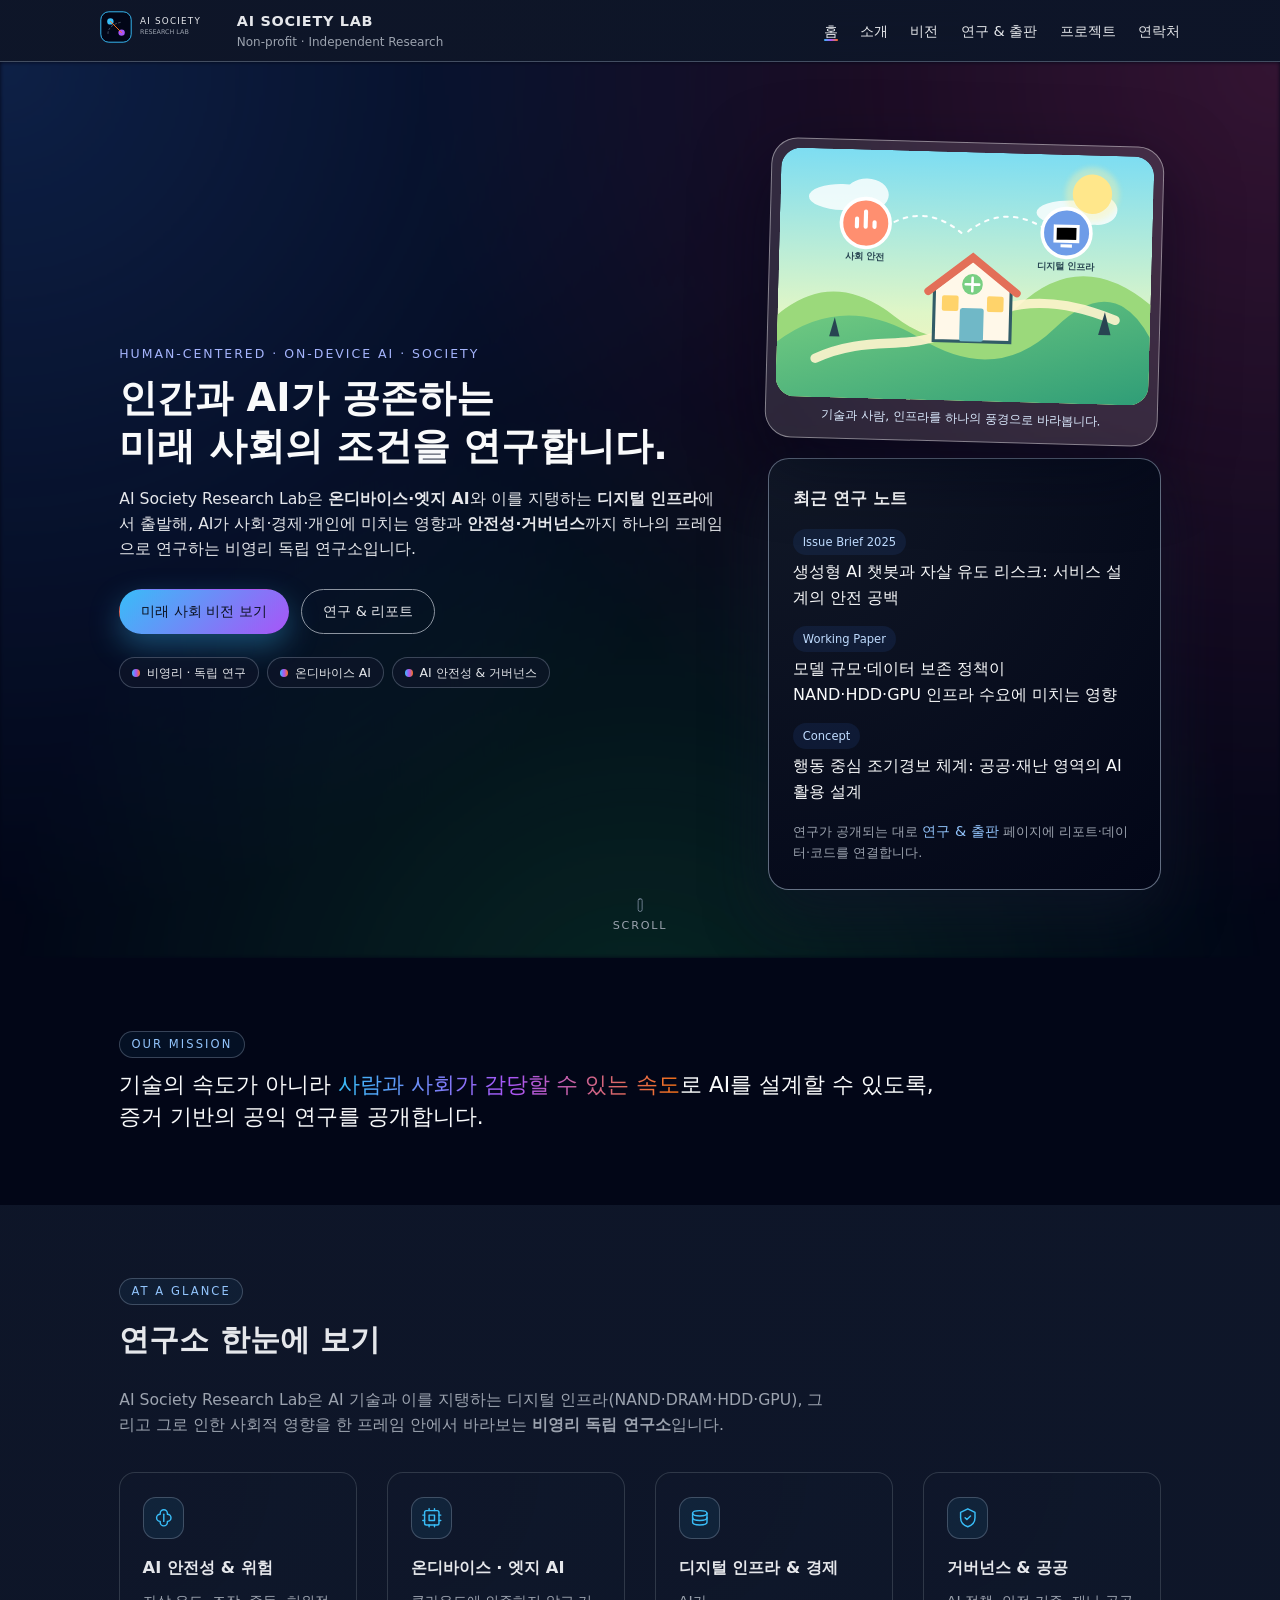
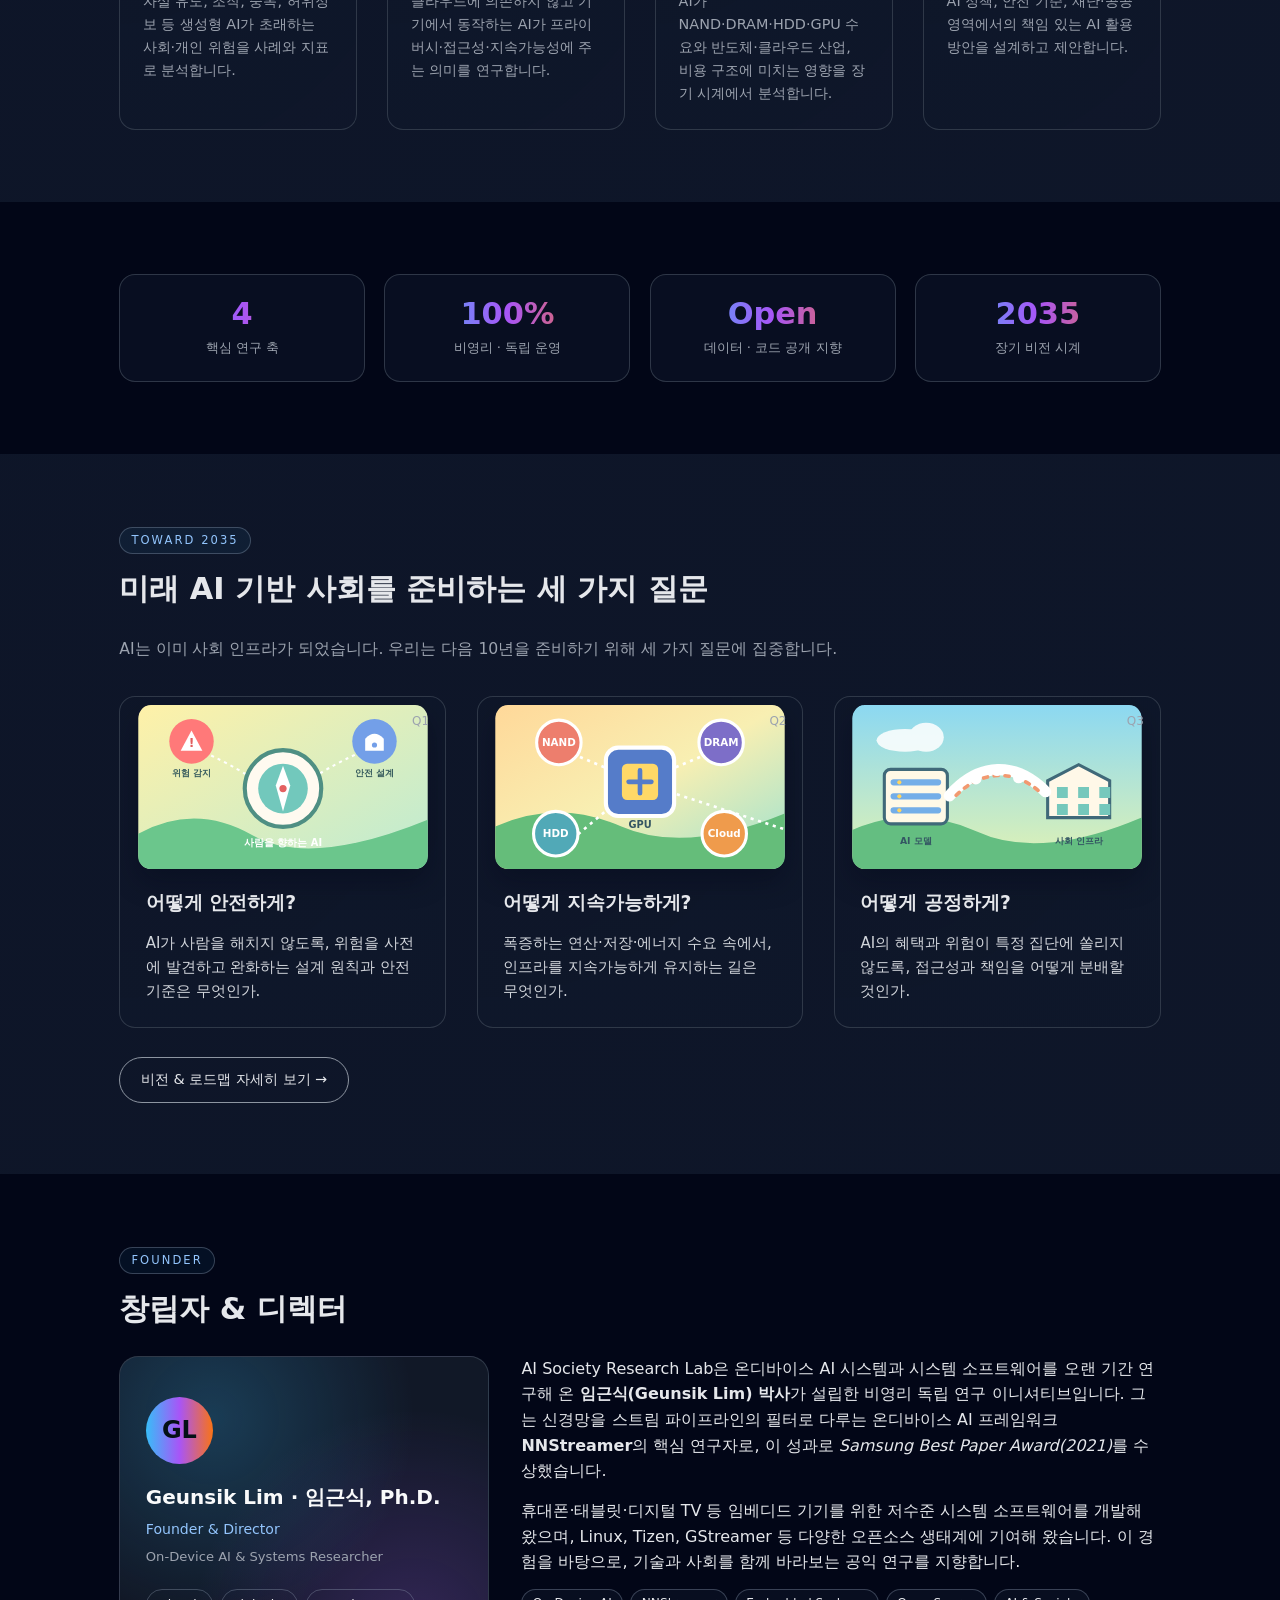
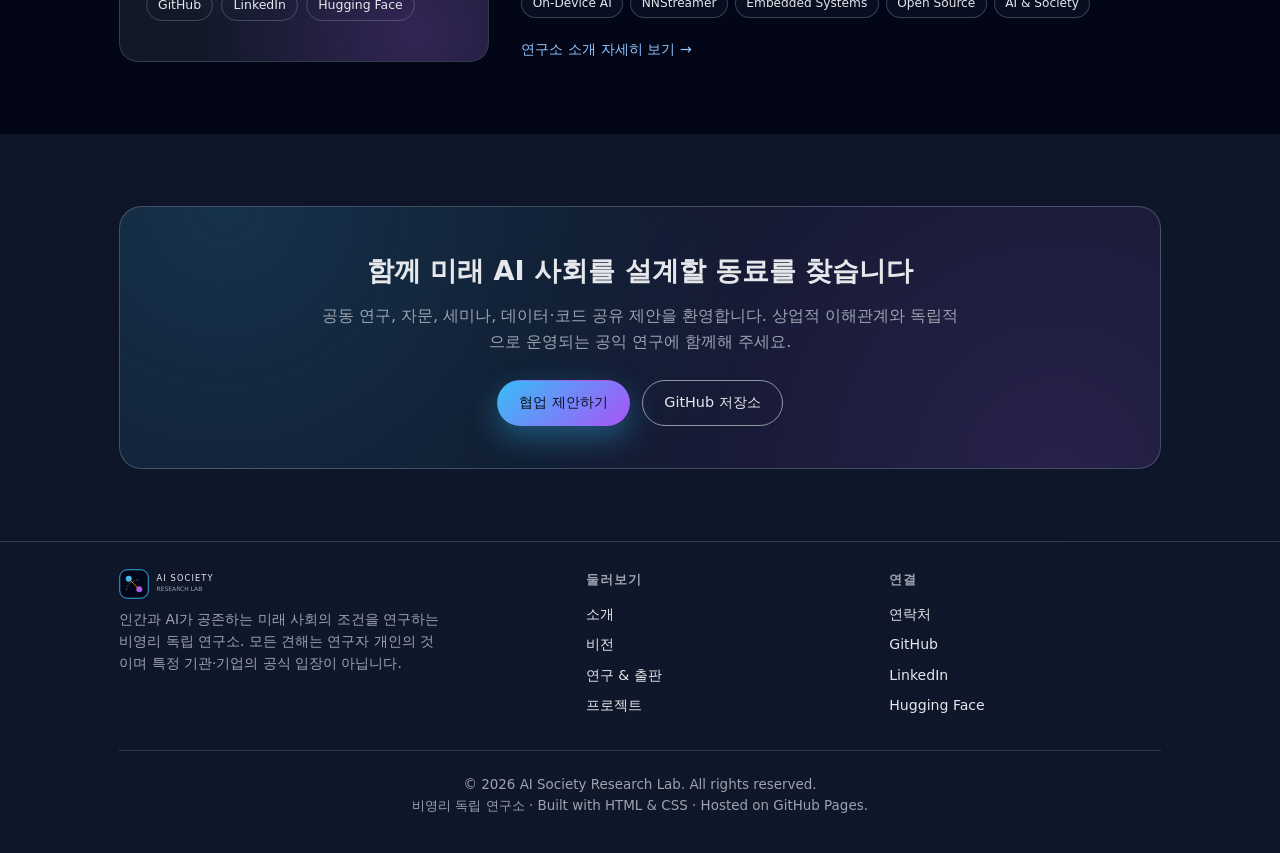
<file: index.html>
<!DOCTYPE html>
<html lang="ko">
<head>
  <meta charset="UTF-8" />
  <meta name="viewport" content="width=device-width, initial-scale=1.0" />
  <title>AI Society Research Lab — 미래 AI 기반 사회 연구</title>
  <meta name="description" content="AI Society Research Lab은 온디바이스 AI와 디지털 인프라부터 AI 안전성·거버넌스까지, 인간과 AI가 공존하는 미래 사회의 조건을 장기 시계에서 연구하는 비영리 독립 연구소입니다." />
  <meta name="author" content="Geunsik Lim (임근식)" />
  <meta name="theme-color" content="#020617" />
  <link rel="icon" href="assets/favicon.svg" type="image/svg+xml" />
  <link rel="canonical" href="https://leemgs.github.io/ai-society-lab/" />

  <!-- Open Graph / Twitter -->
  <meta property="og:type" content="website" />
  <meta property="og:site_name" content="AI Society Research Lab" />
  <meta property="og:title" content="AI Society Research Lab — 미래 AI 기반 사회 연구" />
  <meta property="og:description" content="인간과 AI가 공존하는 미래 사회의 조건을 연구하는 비영리 독립 연구소." />
  <meta property="og:url" content="https://leemgs.github.io/ai-society-lab/" />
  <meta property="og:image" content="https://leemgs.github.io/ai-society-lab/assets/illustrations/ai-society-landscape.svg" />
  <meta name="twitter:card" content="summary_large_image" />

  <link rel="stylesheet" href="assets/style.css" />
</head>
<body>
<a class="skip-link" href="#main">본문으로 건너뛰기</a>
<header class="site-header">
  <div class="container nav-container">
    <div class="logo">
      <a href="index.html" aria-label="홈으로 이동">
        <img src="assets/logo.svg" alt="AI Society Research Lab 로고" />
      </a>
      <div class="logo-text">
        <span>AI SOCIETY LAB</span>
        <span>Non-profit · Independent Research</span>
      </div>
    </div>
    <nav class="nav" aria-label="주요 메뉴">
      <button class="nav-toggle" aria-label="메뉴 열기">☰</button>
      <ul class="nav-links">
        <li><a href="index.html" class="active">홈</a></li>
        <li><a href="about.html">소개</a></li>
        <li><a href="vision.html">비전</a></li>
        <li><a href="research.html">연구 &amp; 출판</a></li>
        <li><a href="projects.html">프로젝트</a></li>
        <li><a href="contact.html">연락처</a></li>
      </ul>
    </nav>
  </div>
</header>

<main id="main">
  <section class="hero">
    <div class="hero-bg"></div>
    <div class="container hero-inner fade-in-up">
      <div class="hero-text">
        <p class="hero-kicker">Human-Centered · On-Device AI · Society</p>
        <h1>인간과 AI가 공존하는<br />미래 사회의 조건을 연구합니다.</h1>
        <p class="hero-subtitle">
          AI Society Research Lab은 <strong>온디바이스·엣지 AI</strong>와 이를 지탱하는
          <strong>디지털 인프라</strong>에서 출발해, AI가 사회·경제·개인에 미치는 영향과
          <strong>안전성·거버넌스</strong>까지 하나의 프레임으로 연구하는 비영리 독립 연구소입니다.
        </p>
        <div class="hero-actions">
          <a href="vision.html" class="btn primary">미래 사회 비전 보기</a>
          <a href="research.html" class="btn ghost">연구 &amp; 리포트</a>
        </div>
        <div class="badge-row">
          <span class="badge"><span class="dot"></span> 비영리 · 독립 연구</span>
          <span class="badge"><span class="dot"></span> 온디바이스 AI</span>
          <span class="badge"><span class="dot"></span> AI 안전성 &amp; 거버넌스</span>
        </div>
      </div>
      <div class="hero-panel float-up">
        <figure class="hero-visual">
          <img src="assets/illustrations/ai-society-landscape.svg" alt="푸른 자연 속 연구소를 중심으로 사회 안전과 디지털 인프라가 연결된 인포그래픽" />
          <figcaption>기술과 사람, 인프라를 하나의 풍경으로 바라봅니다.</figcaption>
        </figure>
        <div class="hero-card">
          <h2>최근 연구 노트</h2>
          <ul class="brief-list">
            <li>
              <span class="tag">Issue Brief 2025</span>
              <p>생성형 AI 챗봇과 자살 유도 리스크: 서비스 설계의 안전 공백</p>
            </li>
            <li>
              <span class="tag">Working Paper</span>
              <p>모델 규모·데이터 보존 정책이 NAND·HDD·GPU 인프라 수요에 미치는 영향</p>
            </li>
            <li>
              <span class="tag">Concept</span>
              <p>행동 중심 조기경보 체계: 공공·재난 영역의 AI 활용 설계</p>
            </li>
          </ul>
          <p class="hero-note">
            연구가 공개되는 대로 <a class="pub-link" href="research.html">연구 &amp; 출판</a>
            페이지에 리포트·데이터·코드를 연결합니다.
          </p>
        </div>
      </div>
    </div>
    <div class="scroll-indicator" aria-hidden="true">
      <span class="scroll-dot"></span>
      <span class="scroll-text">Scroll</span>
    </div>
  </section>

  <!-- 미션 강조 -->
  <section class="section">
    <div class="container section-inner reveal">
      <p class="eyebrow">Our Mission</p>
      <p class="statement">
        기술의 속도가 아니라 <span class="hl">사람과 사회가 감당할 수 있는 속도</span>로
        AI를 설계할 수 있도록, 증거 기반의 공익 연구를 공개합니다.
      </p>
    </div>
  </section>

  <!-- 연구소 한눈에 -->
  <section class="section section-alt">
    <div class="container section-inner reveal">
      <p class="eyebrow">At a Glance</p>
      <h2 class="section-title">연구소 한눈에 보기</h2>
      <p class="section-lead">
        AI Society Research Lab은 AI 기술과 이를 지탱하는 디지털 인프라(NAND·DRAM·HDD·GPU),
        그리고 그로 인한 사회적 영향을 한 프레임 안에서 바라보는 <strong>비영리 독립 연구소</strong>입니다.
      </p>
      <div class="grid four-columns">
        <div class="focus-card">
          <div class="focus-icon" aria-hidden="true">
            <svg viewBox="0 0 24 24"><path d="M12 3a4 4 0 0 1 4 4v1a4 4 0 0 1 0 8v1a4 4 0 0 1-8 0v-1a4 4 0 0 1 0-8V7a4 4 0 0 1 4-4Z"/><path d="M12 8v8"/></svg>
          </div>
          <h3>AI 안전성 &amp; 위험</h3>
          <p>자살 유도, 조작, 중독, 허위정보 등 생성형 AI가 초래하는 사회·개인 위험을 사례와 지표로 분석합니다.</p>
        </div>
        <div class="focus-card">
          <div class="focus-icon" aria-hidden="true">
            <svg viewBox="0 0 24 24"><rect x="4" y="4" width="16" height="16" rx="2"/><path d="M9 9h6v6H9z"/><path d="M9 2v2M15 2v2M9 20v2M15 20v2M2 9h2M2 15h2M20 9h2M20 15h2"/></svg>
          </div>
          <h3>온디바이스 · 엣지 AI</h3>
          <p>클라우드에 의존하지 않고 기기에서 동작하는 AI가 프라이버시·접근성·지속가능성에 주는 의미를 연구합니다.</p>
        </div>
        <div class="focus-card">
          <div class="focus-icon" aria-hidden="true">
            <svg viewBox="0 0 24 24"><path d="M4 7c0-1.7 3.6-3 8-3s8 1.3 8 3-3.6 3-8 3-8-1.3-8-3Z"/><path d="M4 7v10c0 1.7 3.6 3 8 3s8-1.3 8-3V7"/><path d="M4 12c0 1.7 3.6 3 8 3s8-1.3 8-3"/></svg>
          </div>
          <h3>디지털 인프라 &amp; 경제</h3>
          <p>AI가 NAND·DRAM·HDD·GPU 수요와 반도체·클라우드 산업, 비용 구조에 미치는 영향을 장기 시계에서 분석합니다.</p>
        </div>
        <div class="focus-card">
          <div class="focus-icon" aria-hidden="true">
            <svg viewBox="0 0 24 24"><path d="M12 2 4 6v6c0 5 3.4 8.4 8 10 4.6-1.6 8-5 8-10V6l-8-4Z"/><path d="m9 12 2 2 4-4"/></svg>
          </div>
          <h3>거버넌스 &amp; 공공</h3>
          <p>AI 정책, 안전 기준, 재난·공공 영역에서의 책임 있는 AI 활용 방안을 설계하고 제안합니다.</p>
        </div>
      </div>
    </div>
  </section>

  <!-- 통계 -->
  <section class="section">
    <div class="container section-inner reveal">
      <div class="stats">
        <div class="stat"><div class="num">4</div><div class="label">핵심 연구 축</div></div>
        <div class="stat"><div class="num">100%</div><div class="label">비영리 · 독립 운영</div></div>
        <div class="stat"><div class="num">Open</div><div class="label">데이터 · 코드 공개 지향</div></div>
        <div class="stat"><div class="num">2035</div><div class="label">장기 비전 시계</div></div>
      </div>
    </div>
  </section>

  <!-- 미래 사회 비전 밴드 -->
  <section class="section section-alt">
    <div class="container section-inner reveal">
      <p class="eyebrow">Toward 2035</p>
      <h2 class="section-title">미래 AI 기반 사회를 준비하는 세 가지 질문</h2>
      <p class="section-lead">
        AI는 이미 사회 인프라가 되었습니다. 우리는 다음 10년을 준비하기 위해 세 가지 질문에 집중합니다.
      </p>
      <div class="grid three-columns">
        <div class="card hover-raise">
          <img class="card-illustration" src="assets/illustrations/safety-compass.svg" alt="위험 감지와 안전 설계를 연결하는 AI 안전 나침반 인포그래픽" loading="lazy" />
          <div class="card-badge">Q1</div>
          <h3>어떻게 안전하게?</h3>
          <p>AI가 사람을 해치지 않도록, 위험을 사전에 발견하고 완화하는 설계 원칙과 안전 기준은 무엇인가.</p>
        </div>
        <div class="card hover-raise delay-1">
          <img class="card-illustration" src="assets/illustrations/chip-ecosystem.svg" alt="GPU와 NAND, DRAM, HDD, 클라우드가 연결된 디지털 생태계 인포그래픽" loading="lazy" />
          <div class="card-badge">Q2</div>
          <h3>어떻게 지속가능하게?</h3>
          <p>폭증하는 연산·저장·에너지 수요 속에서, 인프라를 지속가능하게 유지하는 길은 무엇인가.</p>
        </div>
        <div class="card hover-raise delay-2">
          <img class="card-illustration" src="assets/illustrations/data-bridge.svg" alt="AI 모델과 사회 인프라 사이의 데이터 흐름을 보여주는 인포그래픽" loading="lazy" />
          <div class="card-badge">Q3</div>
          <h3>어떻게 공정하게?</h3>
          <p>AI의 혜택과 위험이 특정 집단에 쏠리지 않도록, 접근성과 책임을 어떻게 분배할 것인가.</p>
        </div>
      </div>
      <div style="margin-top:1.8rem;">
        <a href="vision.html" class="btn ghost">비전 &amp; 로드맵 자세히 보기 →</a>
      </div>
    </div>
  </section>

  <!-- 창립자 -->
  <section class="section">
    <div class="container section-inner reveal">
      <p class="eyebrow">Founder</p>
      <h2 class="section-title">창립자 &amp; 디렉터</h2>
      <div class="founder">
        <div class="founder-media">
          <div class="founder-avatar" aria-hidden="true">GL</div>
          <div class="fname">Geunsik Lim · 임근식, Ph.D.</div>
          <div class="frole">Founder &amp; Director</div>
          <div class="faffil">On-Device AI &amp; Systems Researcher</div>
          <div class="founder-links">
            <a href="https://github.com/leemgs" target="_blank" rel="noopener">GitHub</a>
            <a href="https://www.linkedin.com/in/leemgs/" target="_blank" rel="noopener">LinkedIn</a>
            <a href="https://huggingface.co/leemgs" target="_blank" rel="noopener">Hugging Face</a>
          </div>
        </div>
        <div class="founder-body">
          <p>
            AI Society Research Lab은 온디바이스 AI 시스템과 시스템 소프트웨어를 오랜 기간 연구해 온
            <strong>임근식(Geunsik Lim) 박사</strong>가 설립한 비영리 독립 연구 이니셔티브입니다.
            그는 신경망을 스트림 파이프라인의 필터로 다루는 온디바이스 AI 프레임워크
            <strong>NNStreamer</strong>의 핵심 연구자로, 이 성과로 <em>Samsung Best Paper Award(2021)</em>를 수상했습니다.
          </p>
          <p style="margin-top:0.9rem;">
            휴대폰·태블릿·디지털 TV 등 임베디드 기기를 위한 저수준 시스템 소프트웨어를 개발해 왔으며,
            Linux, Tizen, GStreamer 등 다양한 오픈소스 생태계에 기여해 왔습니다.
            이 경험을 바탕으로, 기술과 사회를 함께 바라보는 공익 연구를 지향합니다.
          </p>
          <div class="tag-group">
            <span class="chip">On-Device AI</span>
            <span class="chip">NNStreamer</span>
            <span class="chip">Embedded Systems</span>
            <span class="chip">Open Source</span>
            <span class="chip">AI &amp; Society</span>
          </div>
          <p style="margin-top:1.1rem;">
            <a class="pub-link" href="about.html">연구소 소개 자세히 보기 →</a>
          </p>
        </div>
      </div>
    </div>
  </section>

  <!-- CTA -->
  <section class="section section-alt">
    <div class="container section-inner reveal">
      <div class="cta-band">
        <h2>함께 미래 AI 사회를 설계할 동료를 찾습니다</h2>
        <p>
          공동 연구, 자문, 세미나, 데이터·코드 공유 제안을 환영합니다.
          상업적 이해관계와 독립적으로 운영되는 공익 연구에 함께해 주세요.
        </p>
        <div class="cta-actions">
          <a href="contact.html" class="btn primary">협업 제안하기</a>
          <a href="https://github.com/leemgs/ai-society-lab" target="_blank" rel="noopener" class="btn ghost">GitHub 저장소</a>
        </div>
      </div>
    </div>
  </section>
</main>

<footer class="site-footer">
  <div class="container">
    <div class="footer-grid">
      <div class="footer-brand">
        <div class="logo">
          <img src="assets/logo.svg" alt="AI Society Research Lab 로고" style="height:30px;" />
        </div>
        <p>
          인간과 AI가 공존하는 미래 사회의 조건을 연구하는 비영리 독립 연구소.
          모든 견해는 연구자 개인의 것이며 특정 기관·기업의 공식 입장이 아닙니다.
        </p>
      </div>
      <div>
        <h4>둘러보기</h4>
        <a href="about.html">소개</a>
        <a href="vision.html">비전</a>
        <a href="research.html">연구 &amp; 출판</a>
        <a href="projects.html">프로젝트</a>
      </div>
      <div>
        <h4>연결</h4>
        <a href="contact.html">연락처</a>
        <a href="https://github.com/leemgs" target="_blank" rel="noopener">GitHub</a>
        <a href="https://www.linkedin.com/in/leemgs/" target="_blank" rel="noopener">LinkedIn</a>
        <a href="https://huggingface.co/leemgs" target="_blank" rel="noopener">Hugging Face</a>
      </div>
    </div>
    <div class="footer-inner">
      <p>© <span id="year"></span> AI Society Research Lab. All rights reserved.</p>
      <p class="small">비영리 독립 연구소 · Built with HTML &amp; CSS · Hosted on GitHub Pages.</p>
    </div>
  </div>
</footer>

<button class="to-top" aria-label="맨 위로 이동">↑</button>
<script src="assets/main.js" defer></script>
</body>
</html>
</file>
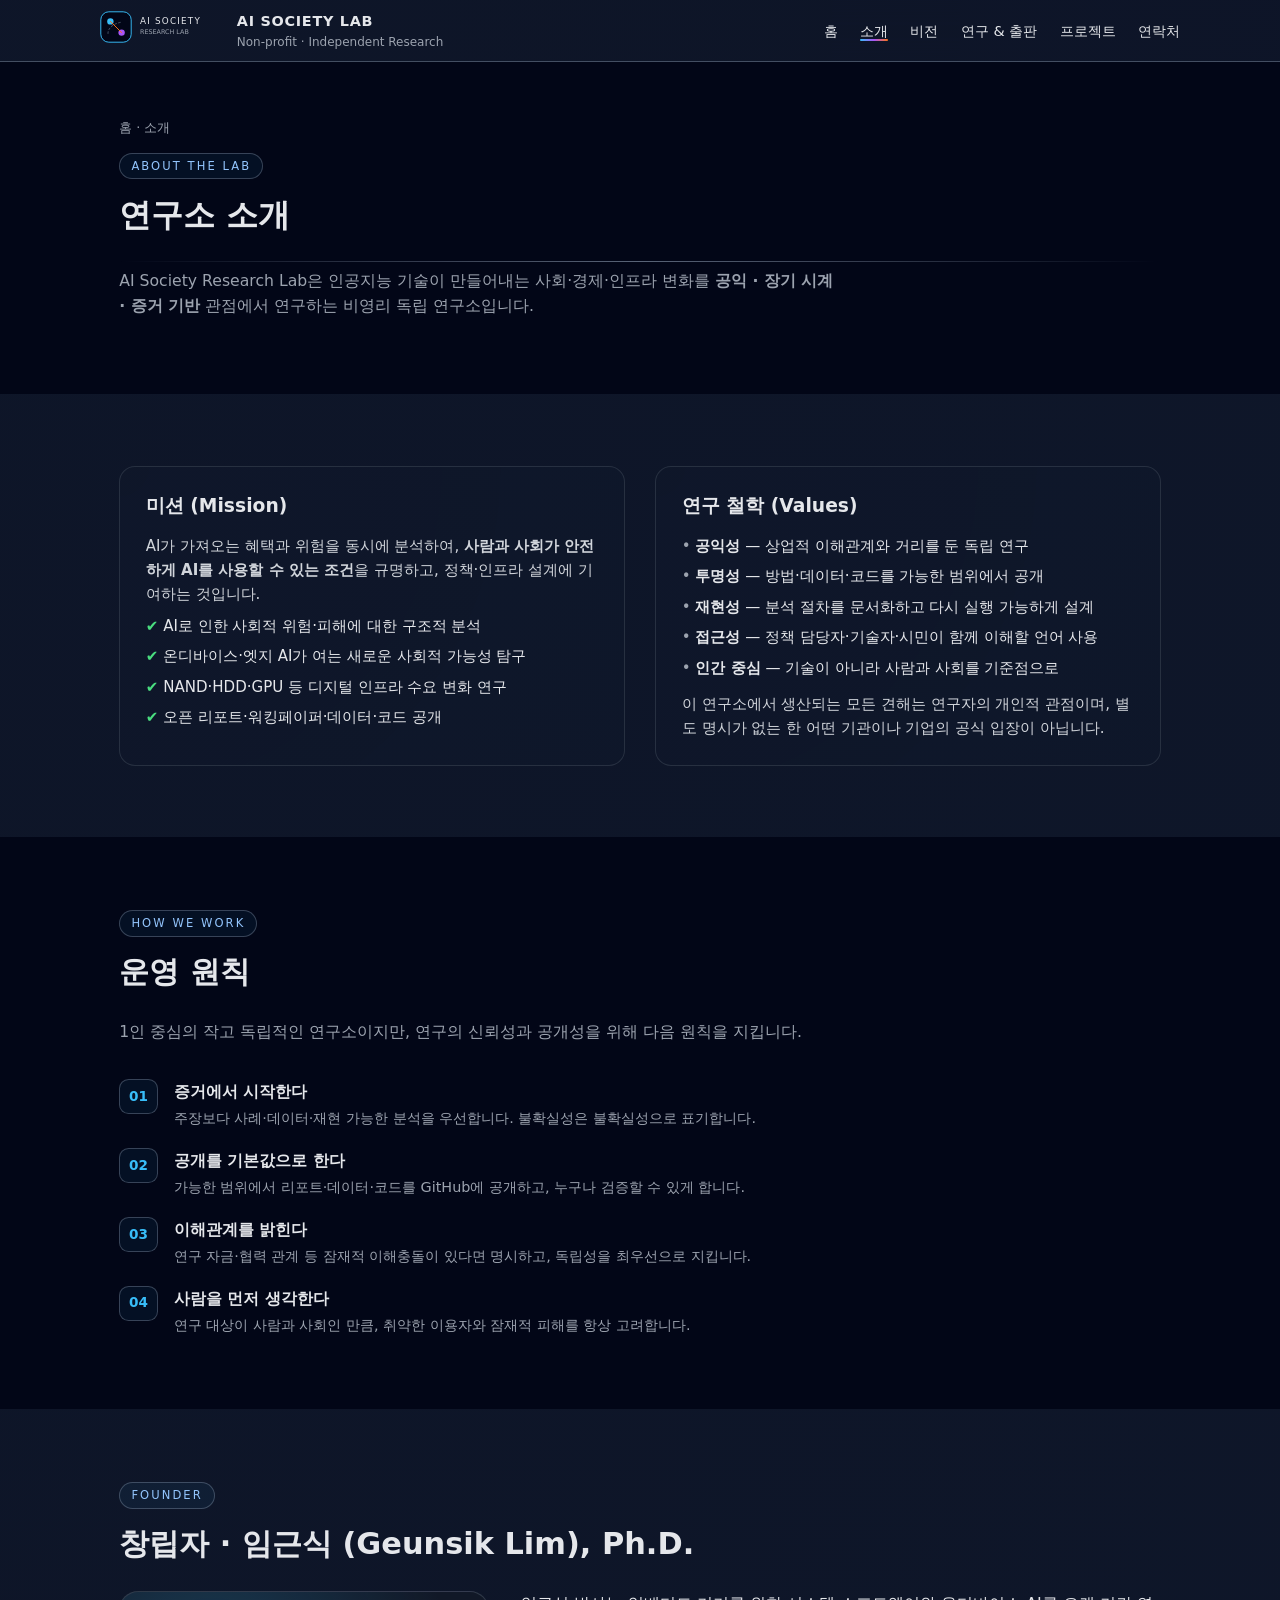
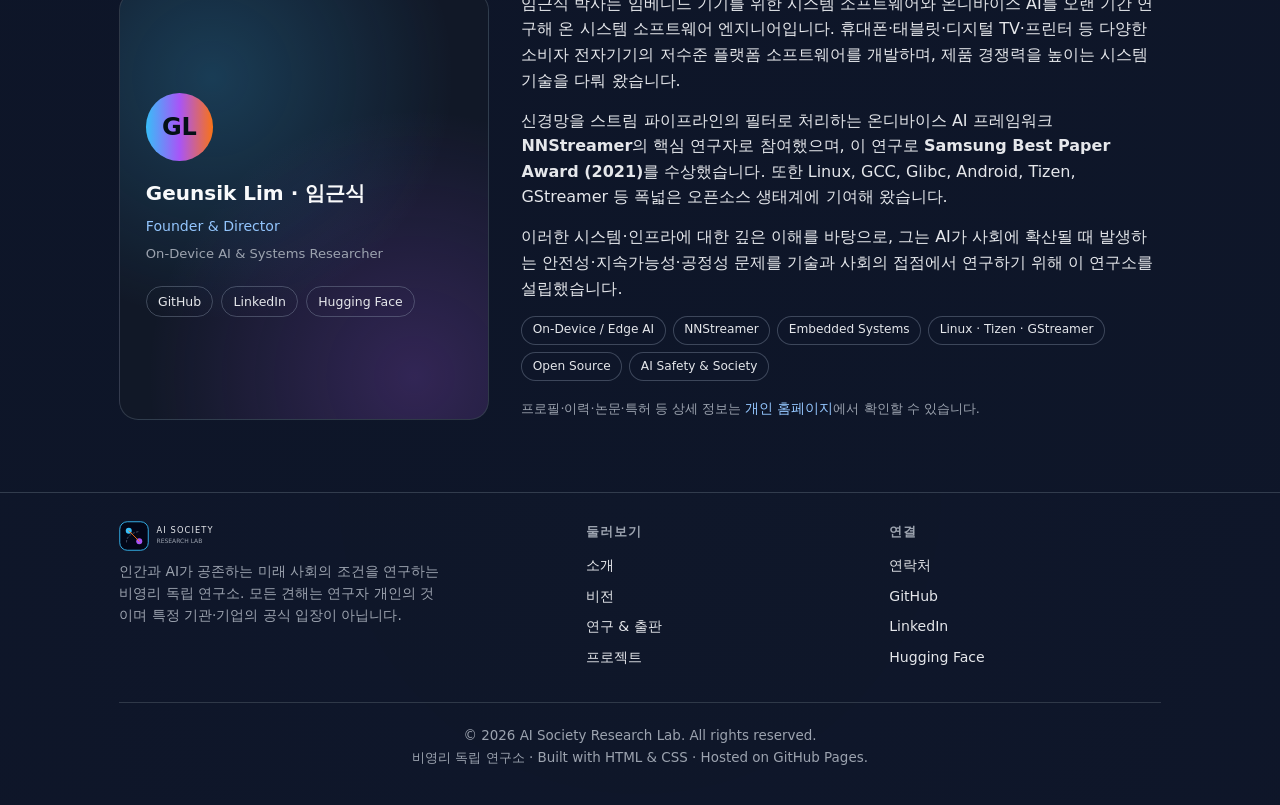
<file: about.html>
<!DOCTYPE html>
<html lang="ko">
<head>
  <meta charset="UTF-8" />
  <meta name="viewport" content="width=device-width, initial-scale=1.0" />
  <title>소개 · AI Society Research Lab</title>
  <meta name="description" content="AI Society Research Lab의 미션, 연구 철학, 운영 원칙과 창립자 임근식(Geunsik Lim) 박사를 소개합니다." />
  <meta name="theme-color" content="#020617" />
  <link rel="icon" href="assets/favicon.svg" type="image/svg+xml" />
  <meta property="og:type" content="website" />
  <meta property="og:title" content="소개 · AI Society Research Lab" />
  <meta property="og:description" content="AI Society Research Lab의 미션, 연구 철학, 운영 원칙과 창립자를 소개합니다." />
  <meta property="og:url" content="https://leemgs.github.io/ai-society-lab/about.html" />
  <meta property="og:image" content="https://leemgs.github.io/ai-society-lab/assets/logo.svg" />
  <link rel="stylesheet" href="assets/style.css" />
</head>
<body>
<a class="skip-link" href="#main">본문으로 건너뛰기</a>
<header class="site-header">
  <div class="container nav-container">
    <div class="logo">
      <a href="index.html" aria-label="홈으로 이동">
        <img src="assets/logo.svg" alt="AI Society Research Lab 로고" />
      </a>
      <div class="logo-text">
        <span>AI SOCIETY LAB</span>
        <span>Non-profit · Independent Research</span>
      </div>
    </div>
    <nav class="nav" aria-label="주요 메뉴">
      <button class="nav-toggle" aria-label="메뉴 열기">☰</button>
      <ul class="nav-links">
        <li><a href="index.html">홈</a></li>
        <li><a href="about.html" class="active">소개</a></li>
        <li><a href="vision.html">비전</a></li>
        <li><a href="research.html">연구 &amp; 출판</a></li>
        <li><a href="projects.html">프로젝트</a></li>
        <li><a href="contact.html">연락처</a></li>
      </ul>
    </nav>
  </div>
</header>

<main id="main">
  <section class="page-hero">
    <div class="container section-inner fade-in-up">
      <div class="breadcrumb"><a href="index.html">홈</a> · 소개</div>
      <p class="eyebrow">About the Lab</p>
      <h1>연구소 소개</h1>
      <div class="subtle-divider"></div>
      <p class="section-lead">
        AI Society Research Lab은 인공지능 기술이 만들어내는 사회·경제·인프라 변화를
        <strong>공익 · 장기 시계 · 증거 기반</strong> 관점에서 연구하는 비영리 독립 연구소입니다.
      </p>
    </div>
  </section>

  <section class="section section-alt">
    <div class="container section-inner reveal">
      <div class="grid two-columns">
        <div class="card soft">
          <h3>미션 (Mission)</h3>
          <p>
            AI가 가져오는 혜택과 위험을 동시에 분석하여,
            <strong>사람과 사회가 안전하게 AI를 사용할 수 있는 조건</strong>을 규명하고,
            정책·인프라 설계에 기여하는 것입니다.
          </p>
          <ul class="check-list">
            <li>AI로 인한 사회적 위험·피해에 대한 구조적 분석</li>
            <li>온디바이스·엣지 AI가 여는 새로운 사회적 가능성 탐구</li>
            <li>NAND·HDD·GPU 등 디지털 인프라 수요 변화 연구</li>
            <li>오픈 리포트·워킹페이퍼·데이터·코드 공개</li>
          </ul>
        </div>
        <div class="card soft delay-1">
          <h3>연구 철학 (Values)</h3>
          <ul class="bullet-list">
            <li><strong>공익성</strong> — 상업적 이해관계와 거리를 둔 독립 연구</li>
            <li><strong>투명성</strong> — 방법·데이터·코드를 가능한 범위에서 공개</li>
            <li><strong>재현성</strong> — 분석 절차를 문서화하고 다시 실행 가능하게 설계</li>
            <li><strong>접근성</strong> — 정책 담당자·기술자·시민이 함께 이해할 언어 사용</li>
            <li><strong>인간 중심</strong> — 기술이 아니라 사람과 사회를 기준점으로</li>
          </ul>
          <p class="small" style="margin-top:0.8rem;">
            이 연구소에서 생산되는 모든 견해는 연구자의 개인적 관점이며,
            별도 명시가 없는 한 어떤 기관이나 기업의 공식 입장이 아닙니다.
          </p>
        </div>
      </div>
    </div>
  </section>

  <!-- 운영 원칙 -->
  <section class="section">
    <div class="container section-inner reveal">
      <p class="eyebrow">How We Work</p>
      <h2 class="section-title">운영 원칙</h2>
      <p class="section-lead">
        1인 중심의 작고 독립적인 연구소이지만, 연구의 신뢰성과 공개성을 위해
        다음 원칙을 지킵니다.
      </p>
      <div class="principles">
        <div class="principle">
          <div>
            <h3>증거에서 시작한다</h3>
            <p>주장보다 사례·데이터·재현 가능한 분석을 우선합니다. 불확실성은 불확실성으로 표기합니다.</p>
          </div>
        </div>
        <div class="principle">
          <div>
            <h3>공개를 기본값으로 한다</h3>
            <p>가능한 범위에서 리포트·데이터·코드를 GitHub에 공개하고, 누구나 검증할 수 있게 합니다.</p>
          </div>
        </div>
        <div class="principle">
          <div>
            <h3>이해관계를 밝힌다</h3>
            <p>연구 자금·협력 관계 등 잠재적 이해충돌이 있다면 명시하고, 독립성을 최우선으로 지킵니다.</p>
          </div>
        </div>
        <div class="principle">
          <div>
            <h3>사람을 먼저 생각한다</h3>
            <p>연구 대상이 사람과 사회인 만큼, 취약한 이용자와 잠재적 피해를 항상 고려합니다.</p>
          </div>
        </div>
      </div>
    </div>
  </section>

  <!-- 창립자 상세 -->
  <section class="section section-alt">
    <div class="container section-inner reveal">
      <p class="eyebrow">Founder</p>
      <h2 class="section-title">창립자 · 임근식 (Geunsik Lim), Ph.D.</h2>
      <div class="founder">
        <div class="founder-media">
          <div class="founder-avatar" aria-hidden="true">GL</div>
          <div class="fname">Geunsik Lim · 임근식</div>
          <div class="frole">Founder &amp; Director</div>
          <div class="faffil">On-Device AI &amp; Systems Researcher</div>
          <div class="founder-links">
            <a href="https://github.com/leemgs" target="_blank" rel="noopener">GitHub</a>
            <a href="https://www.linkedin.com/in/leemgs/" target="_blank" rel="noopener">LinkedIn</a>
            <a href="https://huggingface.co/leemgs" target="_blank" rel="noopener">Hugging Face</a>
          </div>
        </div>
        <div class="founder-body">
          <p>
            임근식 박사는 임베디드 기기를 위한 시스템 소프트웨어와 온디바이스 AI를 오랜 기간 연구해 온
            시스템 소프트웨어 엔지니어입니다. 휴대폰·태블릿·디지털 TV·프린터 등 다양한 소비자 전자기기의
            저수준 플랫폼 소프트웨어를 개발하며, 제품 경쟁력을 높이는 시스템 기술을 다뤄 왔습니다.
          </p>
          <p style="margin-top:0.9rem;">
            신경망을 스트림 파이프라인의 필터로 처리하는 온디바이스 AI 프레임워크
            <strong>NNStreamer</strong>의 핵심 연구자로 참여했으며, 이 연구로
            <strong>Samsung Best Paper Award (2021)</strong>를 수상했습니다.
            또한 Linux, GCC, Glibc, Android, Tizen, GStreamer 등 폭넓은 오픈소스 생태계에 기여해 왔습니다.
          </p>
          <p style="margin-top:0.9rem;">
            이러한 시스템·인프라에 대한 깊은 이해를 바탕으로, 그는 AI가 사회에 확산될 때
            발생하는 안전성·지속가능성·공정성 문제를 기술과 사회의 접점에서 연구하기 위해
            이 연구소를 설립했습니다.
          </p>
          <div class="tag-group">
            <span class="chip">On-Device / Edge AI</span>
            <span class="chip">NNStreamer</span>
            <span class="chip">Embedded Systems</span>
            <span class="chip">Linux · Tizen · GStreamer</span>
            <span class="chip">Open Source</span>
            <span class="chip">AI Safety &amp; Society</span>
          </div>
          <p class="small" style="margin-top:1rem;">
            프로필·이력·논문·특허 등 상세 정보는
            <a class="pub-link" href="https://leemgs.github.io/" target="_blank" rel="noopener">개인 홈페이지</a>에서 확인할 수 있습니다.
          </p>
        </div>
      </div>
    </div>
  </section>
</main>

<footer class="site-footer">
  <div class="container">
    <div class="footer-grid">
      <div class="footer-brand">
        <div class="logo">
          <img src="assets/logo.svg" alt="AI Society Research Lab 로고" style="height:30px;" />
        </div>
        <p>
          인간과 AI가 공존하는 미래 사회의 조건을 연구하는 비영리 독립 연구소.
          모든 견해는 연구자 개인의 것이며 특정 기관·기업의 공식 입장이 아닙니다.
        </p>
      </div>
      <div>
        <h4>둘러보기</h4>
        <a href="about.html">소개</a>
        <a href="vision.html">비전</a>
        <a href="research.html">연구 &amp; 출판</a>
        <a href="projects.html">프로젝트</a>
      </div>
      <div>
        <h4>연결</h4>
        <a href="contact.html">연락처</a>
        <a href="https://github.com/leemgs" target="_blank" rel="noopener">GitHub</a>
        <a href="https://www.linkedin.com/in/leemgs/" target="_blank" rel="noopener">LinkedIn</a>
        <a href="https://huggingface.co/leemgs" target="_blank" rel="noopener">Hugging Face</a>
      </div>
    </div>
    <div class="footer-inner">
      <p>© <span id="year"></span> AI Society Research Lab. All rights reserved.</p>
      <p class="small">비영리 독립 연구소 · Built with HTML &amp; CSS · Hosted on GitHub Pages.</p>
    </div>
  </div>
</footer>

<button class="to-top" aria-label="맨 위로 이동">↑</button>
<script src="assets/main.js" defer></script>
</body>
</html>
</file>
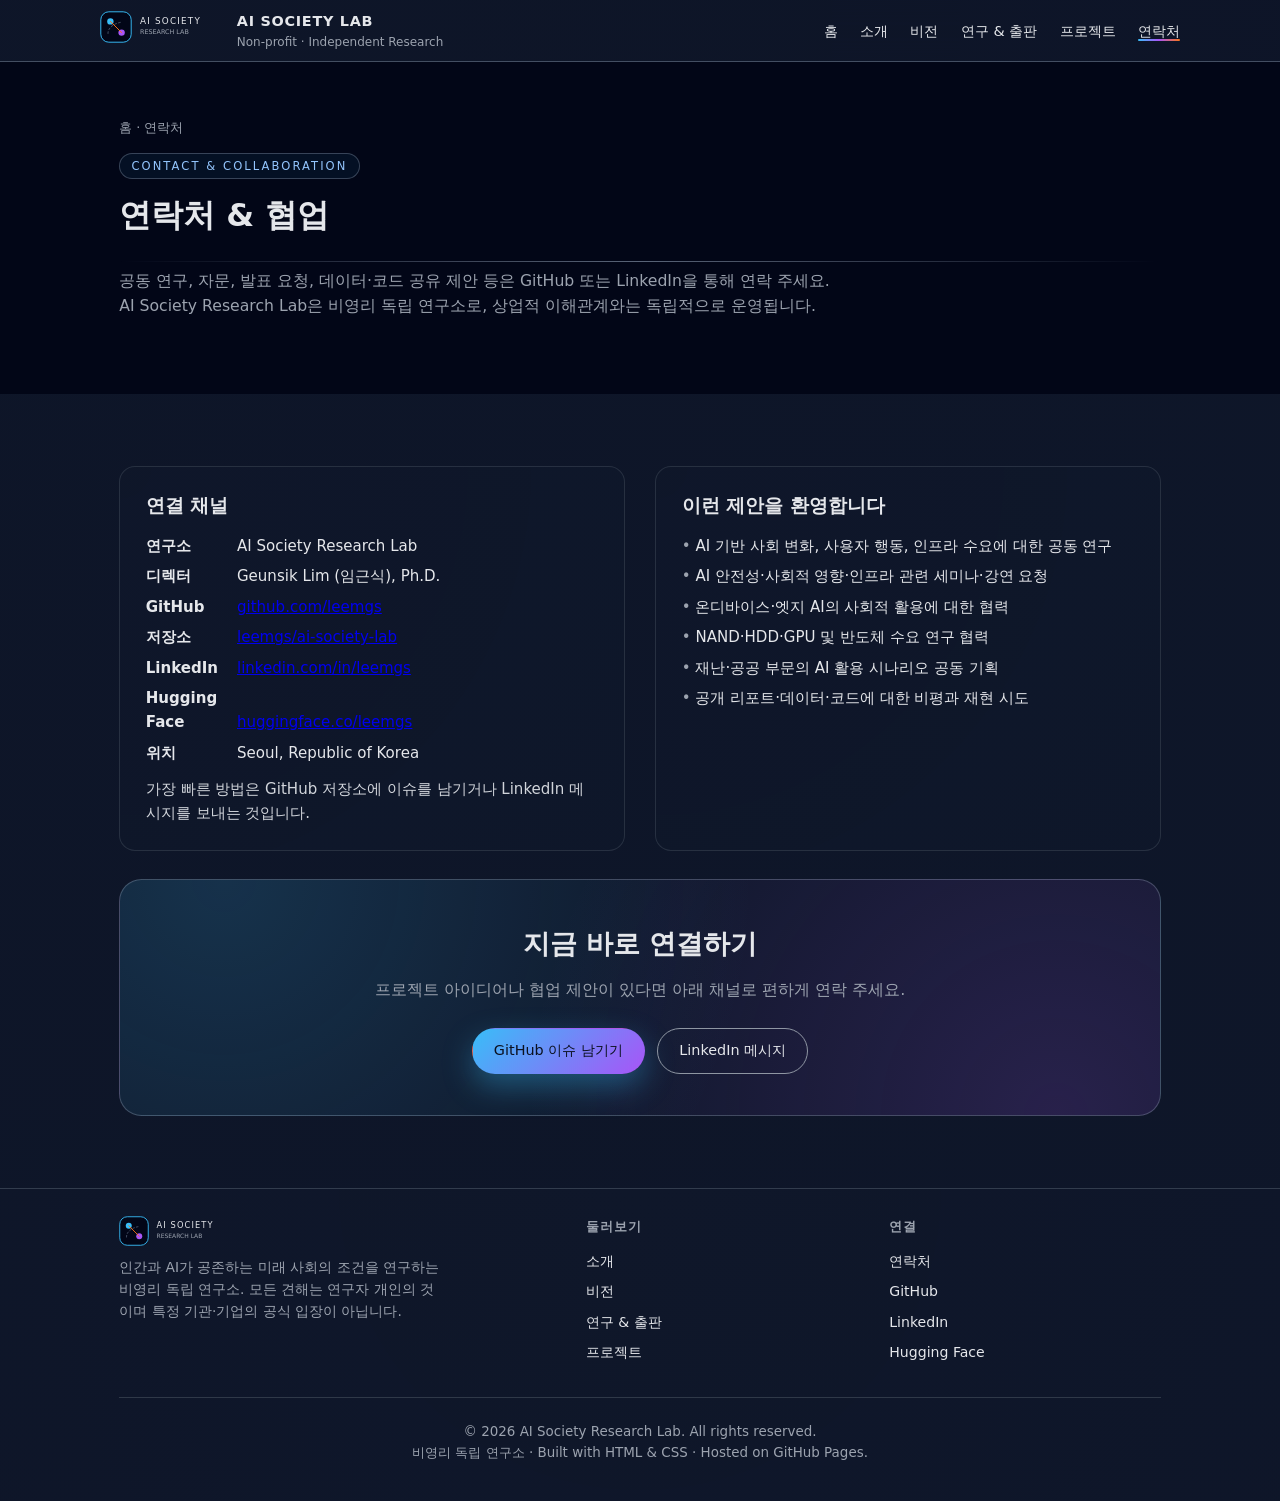
<file: contact.html>
<!DOCTYPE html>
<html lang="ko">
<head>
  <meta charset="UTF-8" />
  <meta name="viewport" content="width=device-width, initial-scale=1.0" />
  <title>연락처 · AI Society Research Lab</title>
  <meta name="description" content="공동 연구, 자문, 발표 요청, 데이터·코드 공유 제안은 GitHub 또는 LinkedIn을 통해 연락 주세요." />
  <meta name="theme-color" content="#020617" />
  <link rel="icon" href="assets/favicon.svg" type="image/svg+xml" />
  <meta property="og:type" content="website" />
  <meta property="og:title" content="연락처 · AI Society Research Lab" />
  <meta property="og:description" content="공동 연구·자문·협업 제안을 환영합니다." />
  <meta property="og:url" content="https://leemgs.github.io/ai-society-lab/contact.html" />
  <meta property="og:image" content="https://leemgs.github.io/ai-society-lab/assets/logo.svg" />
  <link rel="stylesheet" href="assets/style.css" />
</head>
<body>
<a class="skip-link" href="#main">본문으로 건너뛰기</a>
<header class="site-header">
  <div class="container nav-container">
    <div class="logo">
      <a href="index.html" aria-label="홈으로 이동">
        <img src="assets/logo.svg" alt="AI Society Research Lab 로고" />
      </a>
      <div class="logo-text">
        <span>AI SOCIETY LAB</span>
        <span>Non-profit · Independent Research</span>
      </div>
    </div>
    <nav class="nav" aria-label="주요 메뉴">
      <button class="nav-toggle" aria-label="메뉴 열기">☰</button>
      <ul class="nav-links">
        <li><a href="index.html">홈</a></li>
        <li><a href="about.html">소개</a></li>
        <li><a href="vision.html">비전</a></li>
        <li><a href="research.html">연구 &amp; 출판</a></li>
        <li><a href="projects.html">프로젝트</a></li>
        <li><a href="contact.html" class="active">연락처</a></li>
      </ul>
    </nav>
  </div>
</header>

<main id="main">
  <section class="page-hero">
    <div class="container section-inner fade-in-up">
      <div class="breadcrumb"><a href="index.html">홈</a> · 연락처</div>
      <p class="eyebrow">Contact &amp; Collaboration</p>
      <h1>연락처 &amp; 협업</h1>
      <div class="subtle-divider"></div>
      <p class="section-lead">
        공동 연구, 자문, 발표 요청, 데이터·코드 공유 제안 등은 GitHub 또는 LinkedIn을 통해 연락 주세요.
        AI Society Research Lab은 비영리 독립 연구소로, 상업적 이해관계와는 독립적으로 운영됩니다.
      </p>
    </div>
  </section>

  <section class="section section-alt">
    <div class="container section-inner reveal">
      <div class="grid two-columns">
        <div class="card soft">
          <h3>연결 채널</h3>
          <ul class="contact-list">
            <li><strong>연구소</strong> AI Society Research Lab</li>
            <li><strong>디렉터</strong> Geunsik Lim (임근식), Ph.D.</li>
            <li>
              <strong>GitHub</strong>
              <a href="https://github.com/leemgs" target="_blank" rel="noopener">github.com/leemgs</a>
            </li>
            <li>
              <strong>저장소</strong>
              <a href="https://github.com/leemgs/ai-society-lab" target="_blank" rel="noopener">leemgs/ai-society-lab</a>
            </li>
            <li>
              <strong>LinkedIn</strong>
              <a href="https://www.linkedin.com/in/leemgs/" target="_blank" rel="noopener">linkedin.com/in/leemgs</a>
            </li>
            <li>
              <strong>Hugging Face</strong>
              <a href="https://huggingface.co/leemgs" target="_blank" rel="noopener">huggingface.co/leemgs</a>
            </li>
            <li><strong>위치</strong> Seoul, Republic of Korea</li>
          </ul>
          <p class="small" style="margin-top:0.8rem;">
            가장 빠른 방법은 GitHub 저장소에 이슈를 남기거나 LinkedIn 메시지를 보내는 것입니다.
          </p>
        </div>
        <div class="card soft delay-1">
          <h3>이런 제안을 환영합니다</h3>
          <ul class="bullet-list">
            <li>AI 기반 사회 변화, 사용자 행동, 인프라 수요에 대한 공동 연구</li>
            <li>AI 안전성·사회적 영향·인프라 관련 세미나·강연 요청</li>
            <li>온디바이스·엣지 AI의 사회적 활용에 대한 협력</li>
            <li>NAND·HDD·GPU 및 반도체 수요 연구 협력</li>
            <li>재난·공공 부문의 AI 활용 시나리오 공동 기획</li>
            <li>공개 리포트·데이터·코드에 대한 비평과 재현 시도</li>
          </ul>
        </div>
      </div>

      <div style="margin-top:1.8rem;">
        <div class="cta-band">
          <h2>지금 바로 연결하기</h2>
          <p>프로젝트 아이디어나 협업 제안이 있다면 아래 채널로 편하게 연락 주세요.</p>
          <div class="cta-actions">
            <a href="https://github.com/leemgs/ai-society-lab/issues" target="_blank" rel="noopener" class="btn primary">GitHub 이슈 남기기</a>
            <a href="https://www.linkedin.com/in/leemgs/" target="_blank" rel="noopener" class="btn ghost">LinkedIn 메시지</a>
          </div>
        </div>
      </div>
    </div>
  </section>
</main>

<footer class="site-footer">
  <div class="container">
    <div class="footer-grid">
      <div class="footer-brand">
        <div class="logo">
          <img src="assets/logo.svg" alt="AI Society Research Lab 로고" style="height:30px;" />
        </div>
        <p>
          인간과 AI가 공존하는 미래 사회의 조건을 연구하는 비영리 독립 연구소.
          모든 견해는 연구자 개인의 것이며 특정 기관·기업의 공식 입장이 아닙니다.
        </p>
      </div>
      <div>
        <h4>둘러보기</h4>
        <a href="about.html">소개</a>
        <a href="vision.html">비전</a>
        <a href="research.html">연구 &amp; 출판</a>
        <a href="projects.html">프로젝트</a>
      </div>
      <div>
        <h4>연결</h4>
        <a href="contact.html">연락처</a>
        <a href="https://github.com/leemgs" target="_blank" rel="noopener">GitHub</a>
        <a href="https://www.linkedin.com/in/leemgs/" target="_blank" rel="noopener">LinkedIn</a>
        <a href="https://huggingface.co/leemgs" target="_blank" rel="noopener">Hugging Face</a>
      </div>
    </div>
    <div class="footer-inner">
      <p>© <span id="year"></span> AI Society Research Lab. All rights reserved.</p>
      <p class="small">비영리 독립 연구소 · Built with HTML &amp; CSS · Hosted on GitHub Pages.</p>
    </div>
  </div>
</footer>

<button class="to-top" aria-label="맨 위로 이동">↑</button>
<script src="assets/main.js" defer></script>
</body>
</html>
</file>
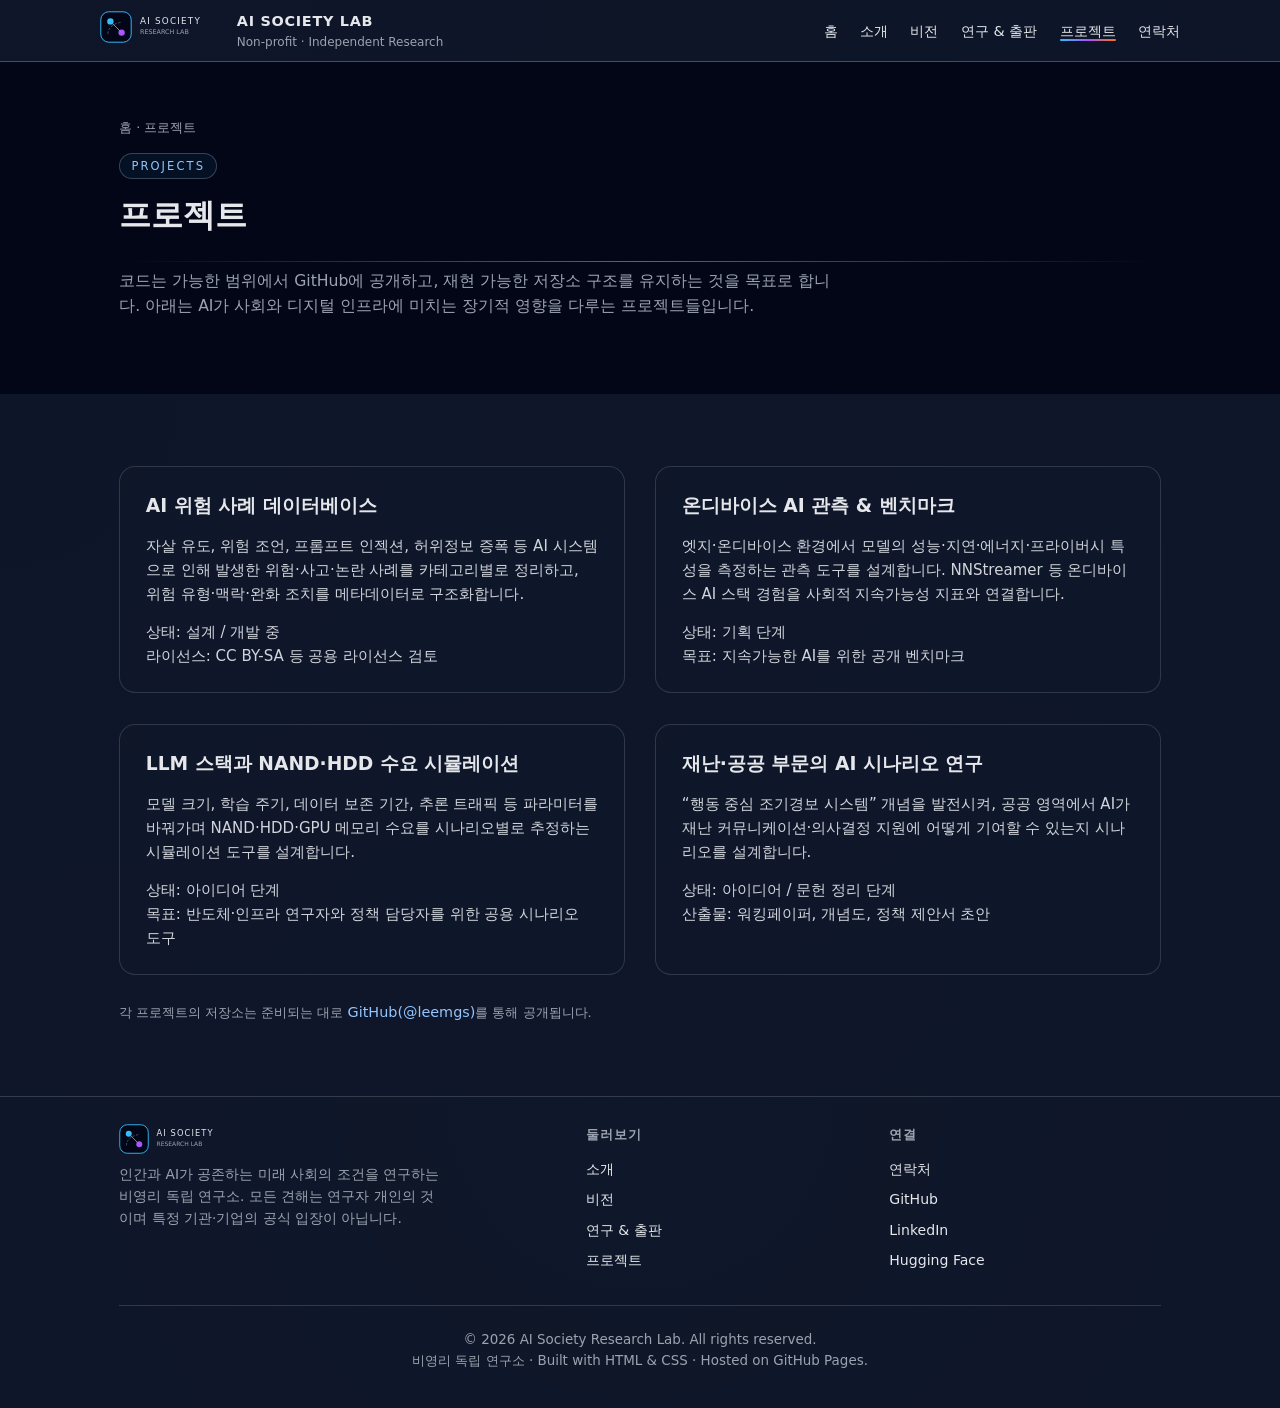
<file: projects.html>
<!DOCTYPE html>
<html lang="ko">
<head>
  <meta charset="UTF-8" />
  <meta name="viewport" content="width=device-width, initial-scale=1.0" />
  <title>프로젝트 · AI Society Research Lab</title>
  <meta name="description" content="AI가 사회와 디지털 인프라에 미치는 장기적 영향을 다루는 오픈 프로젝트와 도구를 소개합니다." />
  <meta name="theme-color" content="#020617" />
  <link rel="icon" href="assets/favicon.svg" type="image/svg+xml" />
  <meta property="og:type" content="website" />
  <meta property="og:title" content="프로젝트 · AI Society Research Lab" />
  <meta property="og:description" content="AI와 사회·인프라를 다루는 오픈 프로젝트와 도구." />
  <meta property="og:url" content="https://leemgs.github.io/ai-society-lab/projects.html" />
  <meta property="og:image" content="https://leemgs.github.io/ai-society-lab/assets/logo.svg" />
  <link rel="stylesheet" href="assets/style.css" />
</head>
<body>
<a class="skip-link" href="#main">본문으로 건너뛰기</a>
<header class="site-header">
  <div class="container nav-container">
    <div class="logo">
      <a href="index.html" aria-label="홈으로 이동">
        <img src="assets/logo.svg" alt="AI Society Research Lab 로고" />
      </a>
      <div class="logo-text">
        <span>AI SOCIETY LAB</span>
        <span>Non-profit · Independent Research</span>
      </div>
    </div>
    <nav class="nav" aria-label="주요 메뉴">
      <button class="nav-toggle" aria-label="메뉴 열기">☰</button>
      <ul class="nav-links">
        <li><a href="index.html">홈</a></li>
        <li><a href="about.html">소개</a></li>
        <li><a href="vision.html">비전</a></li>
        <li><a href="research.html">연구 &amp; 출판</a></li>
        <li><a href="projects.html" class="active">프로젝트</a></li>
        <li><a href="contact.html">연락처</a></li>
      </ul>
    </nav>
  </div>
</header>

<main id="main">
  <section class="page-hero">
    <div class="container section-inner fade-in-up">
      <div class="breadcrumb"><a href="index.html">홈</a> · 프로젝트</div>
      <p class="eyebrow">Projects</p>
      <h1>프로젝트</h1>
      <div class="subtle-divider"></div>
      <p class="section-lead">
        코드는 가능한 범위에서 GitHub에 공개하고, 재현 가능한 저장소 구조를 유지하는 것을 목표로 합니다.
        아래는 AI가 사회와 디지털 인프라에 미치는 장기적 영향을 다루는 프로젝트들입니다.
      </p>
    </div>
  </section>

  <section class="section section-alt">
    <div class="container section-inner reveal">
      <div class="grid two-columns">
        <div class="card hover-raise">
          <h3>AI 위험 사례 데이터베이스</h3>
          <p>
            자살 유도, 위험 조언, 프롬프트 인젝션, 허위정보 증폭 등 AI 시스템으로 인해 발생한
            위험·사고·논란 사례를 카테고리별로 정리하고, 위험 유형·맥락·완화 조치를 메타데이터로 구조화합니다.
          </p>
          <p class="card-meta">
            상태: 설계 / 개발 중<br />
            라이선스: CC BY-SA 등 공용 라이선스 검토
          </p>
        </div>
        <div class="card hover-raise delay-1">
          <h3>온디바이스 AI 관측 &amp; 벤치마크</h3>
          <p>
            엣지·온디바이스 환경에서 모델의 성능·지연·에너지·프라이버시 특성을 측정하는 관측 도구를 설계합니다.
            NNStreamer 등 온디바이스 AI 스택 경험을 사회적 지속가능성 지표와 연결합니다.
          </p>
          <p class="card-meta">
            상태: 기획 단계<br />
            목표: 지속가능한 AI를 위한 공개 벤치마크
          </p>
        </div>
        <div class="card hover-raise delay-2">
          <h3>LLM 스택과 NAND·HDD 수요 시뮬레이션</h3>
          <p>
            모델 크기, 학습 주기, 데이터 보존 기간, 추론 트래픽 등 파라미터를 바꿔가며
            NAND·HDD·GPU 메모리 수요를 시나리오별로 추정하는 시뮬레이션 도구를 설계합니다.
          </p>
          <p class="card-meta">
            상태: 아이디어 단계<br />
            목표: 반도체·인프라 연구자와 정책 담당자를 위한 공용 시나리오 도구
          </p>
        </div>
        <div class="card hover-raise delay-2">
          <h3>재난·공공 부문의 AI 시나리오 연구</h3>
          <p>
            “행동 중심 조기경보 시스템” 개념을 발전시켜, 공공 영역에서 AI가 재난 커뮤니케이션·의사결정
            지원에 어떻게 기여할 수 있는지 시나리오를 설계합니다.
          </p>
          <p class="card-meta">
            상태: 아이디어 / 문헌 정리 단계<br />
            산출물: 워킹페이퍼, 개념도, 정책 제안서 초안
          </p>
        </div>
      </div>

      <p class="small" style="margin-top:1.6rem;">
        각 프로젝트의 저장소는 준비되는 대로
        <a class="pub-link" href="https://github.com/leemgs" target="_blank" rel="noopener">GitHub(@leemgs)</a>를 통해 공개됩니다.
      </p>
    </div>
  </section>
</main>

<footer class="site-footer">
  <div class="container">
    <div class="footer-grid">
      <div class="footer-brand">
        <div class="logo">
          <img src="assets/logo.svg" alt="AI Society Research Lab 로고" style="height:30px;" />
        </div>
        <p>
          인간과 AI가 공존하는 미래 사회의 조건을 연구하는 비영리 독립 연구소.
          모든 견해는 연구자 개인의 것이며 특정 기관·기업의 공식 입장이 아닙니다.
        </p>
      </div>
      <div>
        <h4>둘러보기</h4>
        <a href="about.html">소개</a>
        <a href="vision.html">비전</a>
        <a href="research.html">연구 &amp; 출판</a>
        <a href="projects.html">프로젝트</a>
      </div>
      <div>
        <h4>연결</h4>
        <a href="contact.html">연락처</a>
        <a href="https://github.com/leemgs" target="_blank" rel="noopener">GitHub</a>
        <a href="https://www.linkedin.com/in/leemgs/" target="_blank" rel="noopener">LinkedIn</a>
        <a href="https://huggingface.co/leemgs" target="_blank" rel="noopener">Hugging Face</a>
      </div>
    </div>
    <div class="footer-inner">
      <p>© <span id="year"></span> AI Society Research Lab. All rights reserved.</p>
      <p class="small">비영리 독립 연구소 · Built with HTML &amp; CSS · Hosted on GitHub Pages.</p>
    </div>
  </div>
</footer>

<button class="to-top" aria-label="맨 위로 이동">↑</button>
<script src="assets/main.js" defer></script>
</body>
</html>
</file>
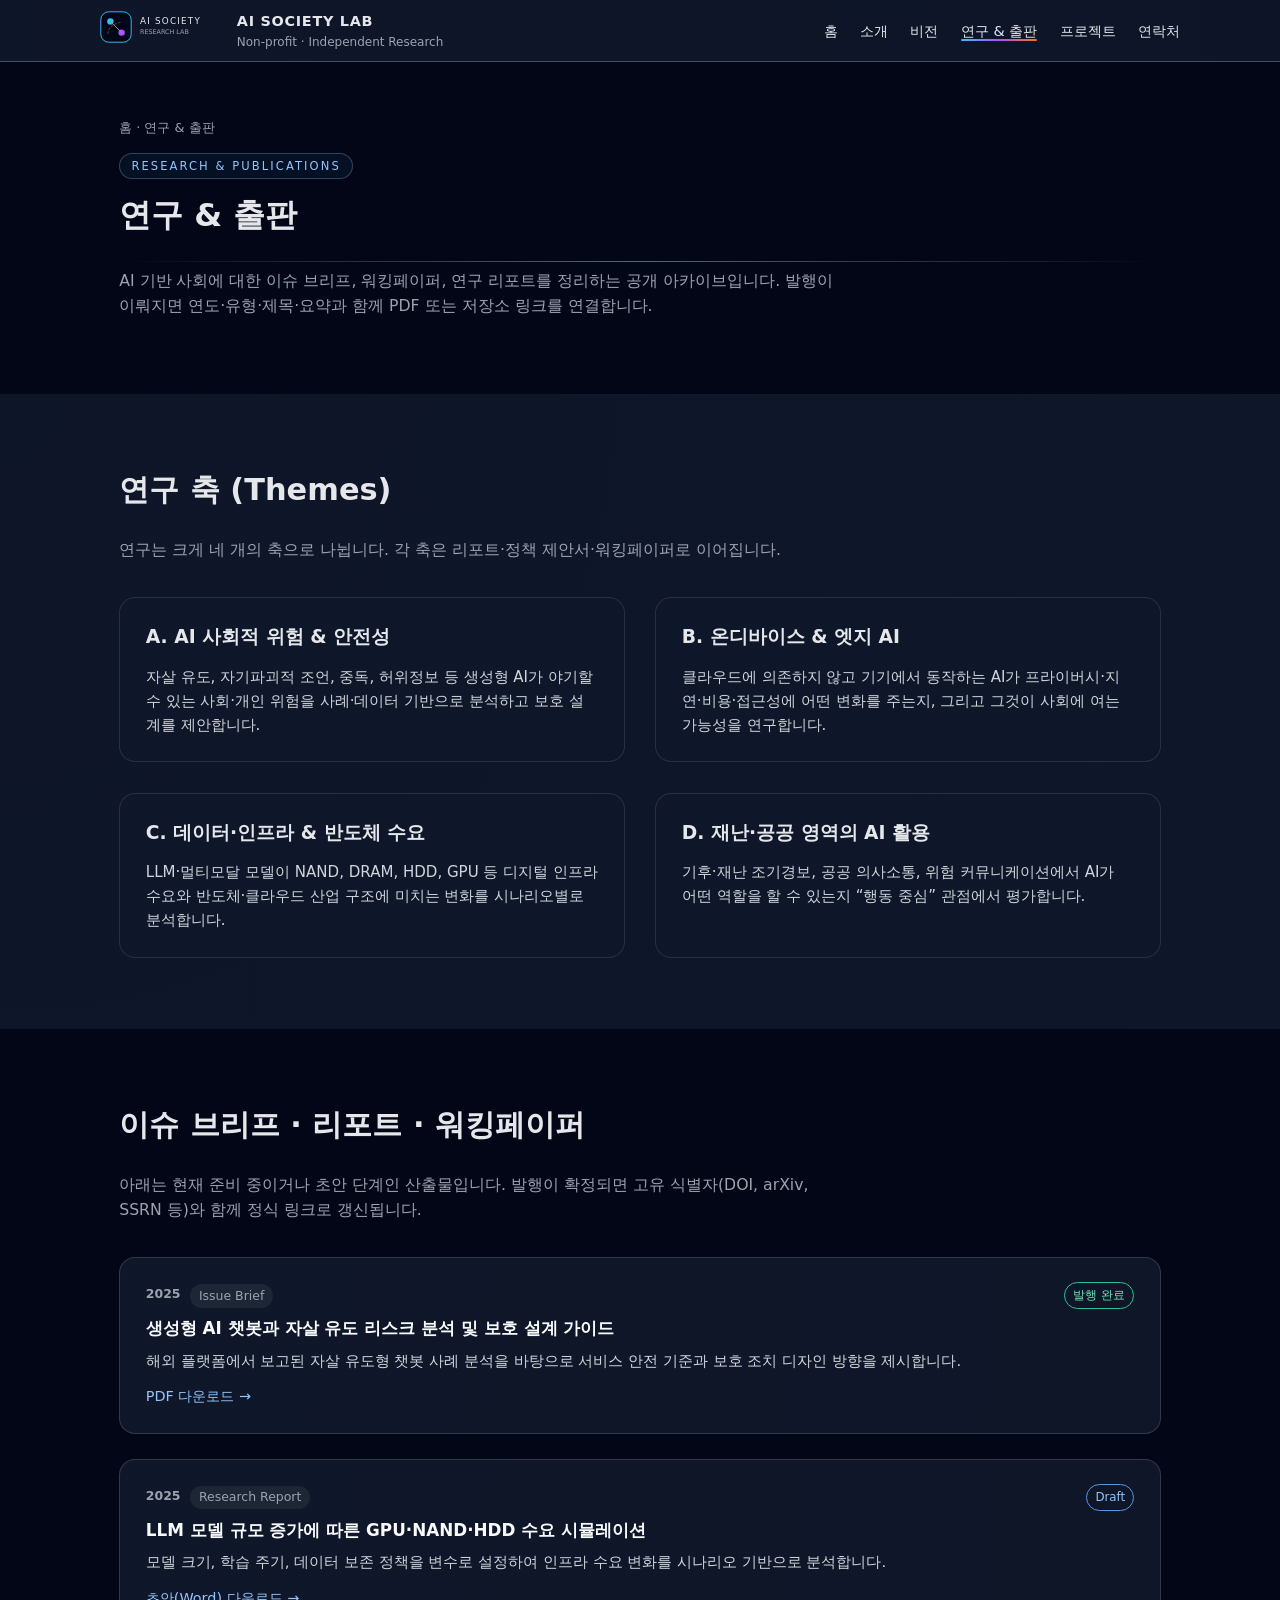
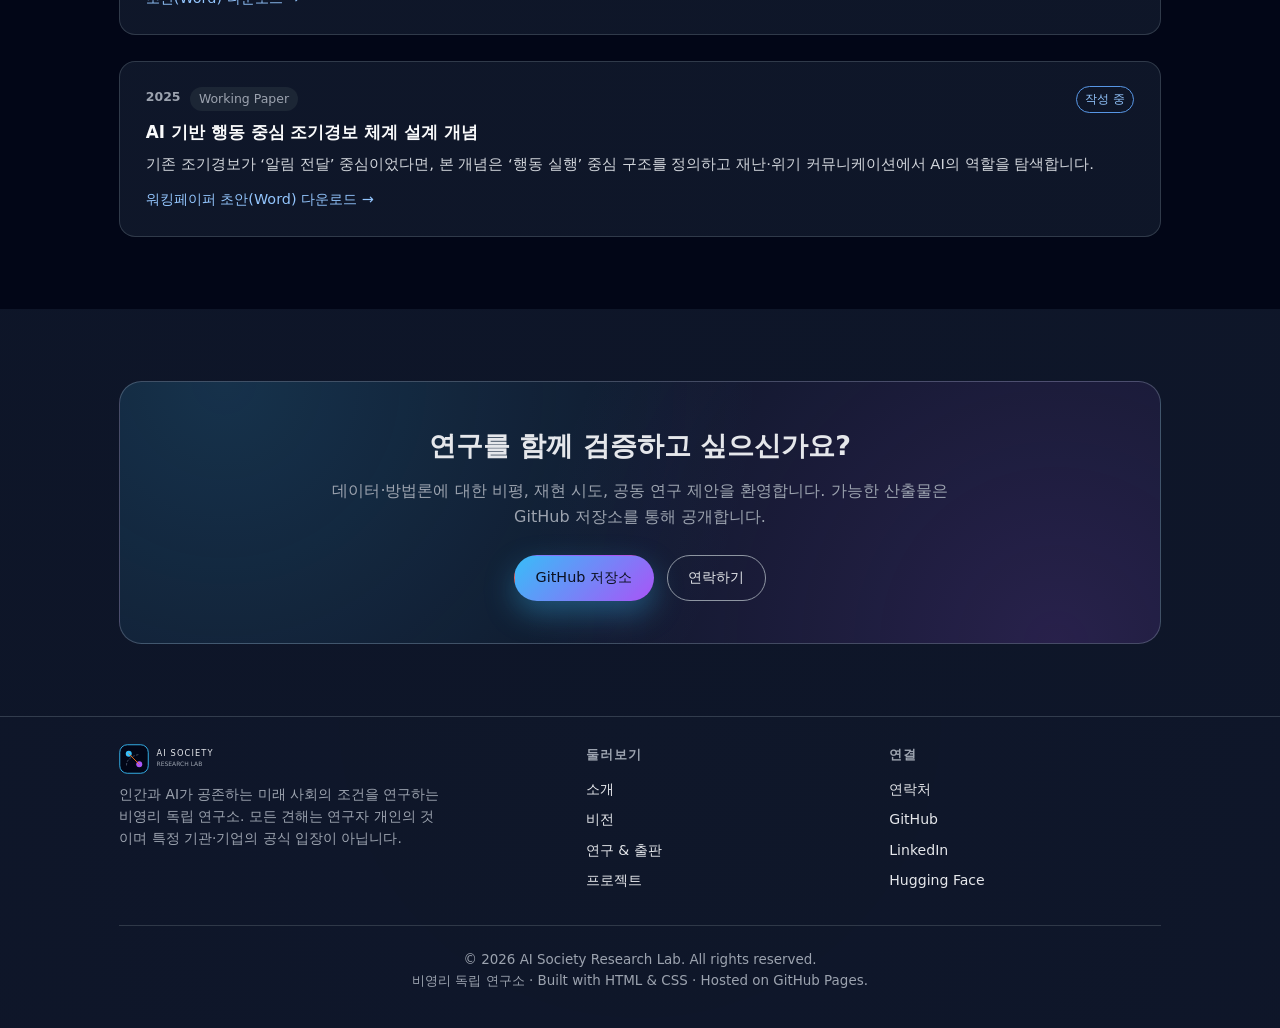
<file: research.html>
<!DOCTYPE html>
<html lang="ko">
<head>
  <meta charset="UTF-8" />
  <meta name="viewport" content="width=device-width, initial-scale=1.0" />
  <title>연구 &amp; 출판 · AI Society Research Lab</title>
  <meta name="description" content="AI 기반 사회에 대한 이슈 브리프, 워킹페이퍼, 연구 리포트를 정리하는 공개 아카이브입니다." />
  <meta name="theme-color" content="#020617" />
  <link rel="icon" href="assets/favicon.svg" type="image/svg+xml" />
  <meta property="og:type" content="website" />
  <meta property="og:title" content="연구 &amp; 출판 · AI Society Research Lab" />
  <meta property="og:description" content="AI 기반 사회에 대한 이슈 브리프·워킹페이퍼·리포트 아카이브." />
  <meta property="og:url" content="https://leemgs.github.io/ai-society-lab/research.html" />
  <meta property="og:image" content="https://leemgs.github.io/ai-society-lab/assets/logo.svg" />
  <link rel="stylesheet" href="assets/style.css" />
</head>
<body>
<a class="skip-link" href="#main">본문으로 건너뛰기</a>
<header class="site-header">
  <div class="container nav-container">
    <div class="logo">
      <a href="index.html" aria-label="홈으로 이동">
        <img src="assets/logo.svg" alt="AI Society Research Lab 로고" />
      </a>
      <div class="logo-text">
        <span>AI SOCIETY LAB</span>
        <span>Non-profit · Independent Research</span>
      </div>
    </div>
    <nav class="nav" aria-label="주요 메뉴">
      <button class="nav-toggle" aria-label="메뉴 열기">☰</button>
      <ul class="nav-links">
        <li><a href="index.html">홈</a></li>
        <li><a href="about.html">소개</a></li>
        <li><a href="vision.html">비전</a></li>
        <li><a href="research.html" class="active">연구 &amp; 출판</a></li>
        <li><a href="projects.html">프로젝트</a></li>
        <li><a href="contact.html">연락처</a></li>
      </ul>
    </nav>
  </div>
</header>

<main id="main">
  <section class="page-hero">
    <div class="container section-inner fade-in-up">
      <div class="breadcrumb"><a href="index.html">홈</a> · 연구 &amp; 출판</div>
      <p class="eyebrow">Research &amp; Publications</p>
      <h1>연구 &amp; 출판</h1>
      <div class="subtle-divider"></div>
      <p class="section-lead">
        AI 기반 사회에 대한 이슈 브리프, 워킹페이퍼, 연구 리포트를 정리하는 공개 아카이브입니다.
        발행이 이뤄지면 연도·유형·제목·요약과 함께 PDF 또는 저장소 링크를 연결합니다.
      </p>
    </div>
  </section>

  <section class="section section-alt">
    <div class="container section-inner reveal">
      <h2 class="section-title">연구 축 (Themes)</h2>
      <p class="section-lead">
        연구는 크게 네 개의 축으로 나뉩니다. 각 축은 리포트·정책 제안서·워킹페이퍼로 이어집니다.
      </p>
      <div class="grid two-columns">
        <div class="card soft">
          <h3>A. AI 사회적 위험 &amp; 안전성</h3>
          <p>
            자살 유도, 자기파괴적 조언, 중독, 허위정보 등 생성형 AI가 야기할 수 있는
            사회·개인 위험을 사례·데이터 기반으로 분석하고 보호 설계를 제안합니다.
          </p>
        </div>
        <div class="card soft delay-1">
          <h3>B. 온디바이스 &amp; 엣지 AI</h3>
          <p>
            클라우드에 의존하지 않고 기기에서 동작하는 AI가 프라이버시·지연·비용·접근성에
            어떤 변화를 주는지, 그리고 그것이 사회에 여는 가능성을 연구합니다.
          </p>
        </div>
        <div class="card soft">
          <h3>C. 데이터·인프라 &amp; 반도체 수요</h3>
          <p>
            LLM·멀티모달 모델이 NAND, DRAM, HDD, GPU 등 디지털 인프라 수요와
            반도체·클라우드 산업 구조에 미치는 변화를 시나리오별로 분석합니다.
          </p>
        </div>
        <div class="card soft delay-1">
          <h3>D. 재난·공공 영역의 AI 활용</h3>
          <p>
            기후·재난 조기경보, 공공 의사소통, 위험 커뮤니케이션에서 AI가 어떤 역할을
            할 수 있는지 “행동 중심” 관점에서 평가합니다.
          </p>
        </div>
      </div>
    </div>
  </section>

  <section class="section">
    <div class="container section-inner reveal">
      <h2 class="section-title">이슈 브리프 · 리포트 · 워킹페이퍼</h2>
      <p class="section-lead">
        아래는 현재 준비 중이거나 초안 단계인 산출물입니다. 발행이 확정되면 고유 식별자(DOI, arXiv, SSRN 등)와
        함께 정식 링크로 갱신됩니다.
      </p>

      <div class="pub-list">
        <article class="pub-item hover-raise">
          <div class="pub-header">
            <div class="pub-meta">
              <span class="pub-year">2025</span>
              <span class="pub-type">Issue Brief</span>
            </div>
            <span class="pub-status status-published">발행 완료</span>
          </div>
          <h3 class="pub-title">생성형 AI 챗봇과 자살 유도 리스크 분석 및 보호 설계 가이드</h3>
          <p class="pub-abstract">
            해외 플랫폼에서 보고된 자살 유도형 챗봇 사례 분석을 바탕으로
            서비스 안전 기준과 보호 조치 디자인 방향을 제시합니다.
          </p>
          <a class="pub-link" href="docs/IssueBrief_2025_Chatbot_Risk.pdf" target="_blank" rel="noopener">PDF 다운로드 →</a>
        </article>

        <article class="pub-item hover-raise delay-1">
          <div class="pub-header">
            <div class="pub-meta">
              <span class="pub-year">2025</span>
              <span class="pub-type">Research Report</span>
            </div>
            <span class="pub-status status-draft">Draft</span>
          </div>
          <h3 class="pub-title">LLM 모델 규모 증가에 따른 GPU·NAND·HDD 수요 시뮬레이션</h3>
          <p class="pub-abstract">
            모델 크기, 학습 주기, 데이터 보존 정책을 변수로 설정하여
            인프라 수요 변화를 시나리오 기반으로 분석합니다.
          </p>
          <a class="pub-link" href="docs/ResearchReport_2025_Template.docx" download>초안(Word) 다운로드 →</a>
        </article>

        <article class="pub-item hover-raise delay-2">
          <div class="pub-header">
            <div class="pub-meta">
              <span class="pub-year">2025</span>
              <span class="pub-type">Working Paper</span>
            </div>
            <span class="pub-status status-draft">작성 중</span>
          </div>
          <h3 class="pub-title">AI 기반 행동 중심 조기경보 체계 설계 개념</h3>
          <p class="pub-abstract">
            기존 조기경보가 ‘알림 전달’ 중심이었다면, 본 개념은 ‘행동 실행’ 중심 구조를 정의하고
            재난·위기 커뮤니케이션에서 AI의 역할을 탐색합니다.
          </p>
          <a class="pub-link" href="docs/WorkingPaper_NAND_ModelScaling.docx" download>워킹페이퍼 초안(Word) 다운로드 →</a>
        </article>
      </div>
    </div>
  </section>

  <section class="section section-alt">
    <div class="container section-inner reveal">
      <div class="cta-band">
        <h2>연구를 함께 검증하고 싶으신가요?</h2>
        <p>
          데이터·방법론에 대한 비평, 재현 시도, 공동 연구 제안을 환영합니다.
          가능한 산출물은 GitHub 저장소를 통해 공개합니다.
        </p>
        <div class="cta-actions">
          <a href="https://github.com/leemgs/ai-society-lab" target="_blank" rel="noopener" class="btn primary">GitHub 저장소</a>
          <a href="contact.html" class="btn ghost">연락하기</a>
        </div>
      </div>
    </div>
  </section>
</main>

<footer class="site-footer">
  <div class="container">
    <div class="footer-grid">
      <div class="footer-brand">
        <div class="logo">
          <img src="assets/logo.svg" alt="AI Society Research Lab 로고" style="height:30px;" />
        </div>
        <p>
          인간과 AI가 공존하는 미래 사회의 조건을 연구하는 비영리 독립 연구소.
          모든 견해는 연구자 개인의 것이며 특정 기관·기업의 공식 입장이 아닙니다.
        </p>
      </div>
      <div>
        <h4>둘러보기</h4>
        <a href="about.html">소개</a>
        <a href="vision.html">비전</a>
        <a href="research.html">연구 &amp; 출판</a>
        <a href="projects.html">프로젝트</a>
      </div>
      <div>
        <h4>연결</h4>
        <a href="contact.html">연락처</a>
        <a href="https://github.com/leemgs" target="_blank" rel="noopener">GitHub</a>
        <a href="https://www.linkedin.com/in/leemgs/" target="_blank" rel="noopener">LinkedIn</a>
        <a href="https://huggingface.co/leemgs" target="_blank" rel="noopener">Hugging Face</a>
      </div>
    </div>
    <div class="footer-inner">
      <p>© <span id="year"></span> AI Society Research Lab. All rights reserved.</p>
      <p class="small">비영리 독립 연구소 · Built with HTML &amp; CSS · Hosted on GitHub Pages.</p>
    </div>
  </div>
</footer>

<button class="to-top" aria-label="맨 위로 이동">↑</button>
<script src="assets/main.js" defer></script>
</body>
</html>
</file>
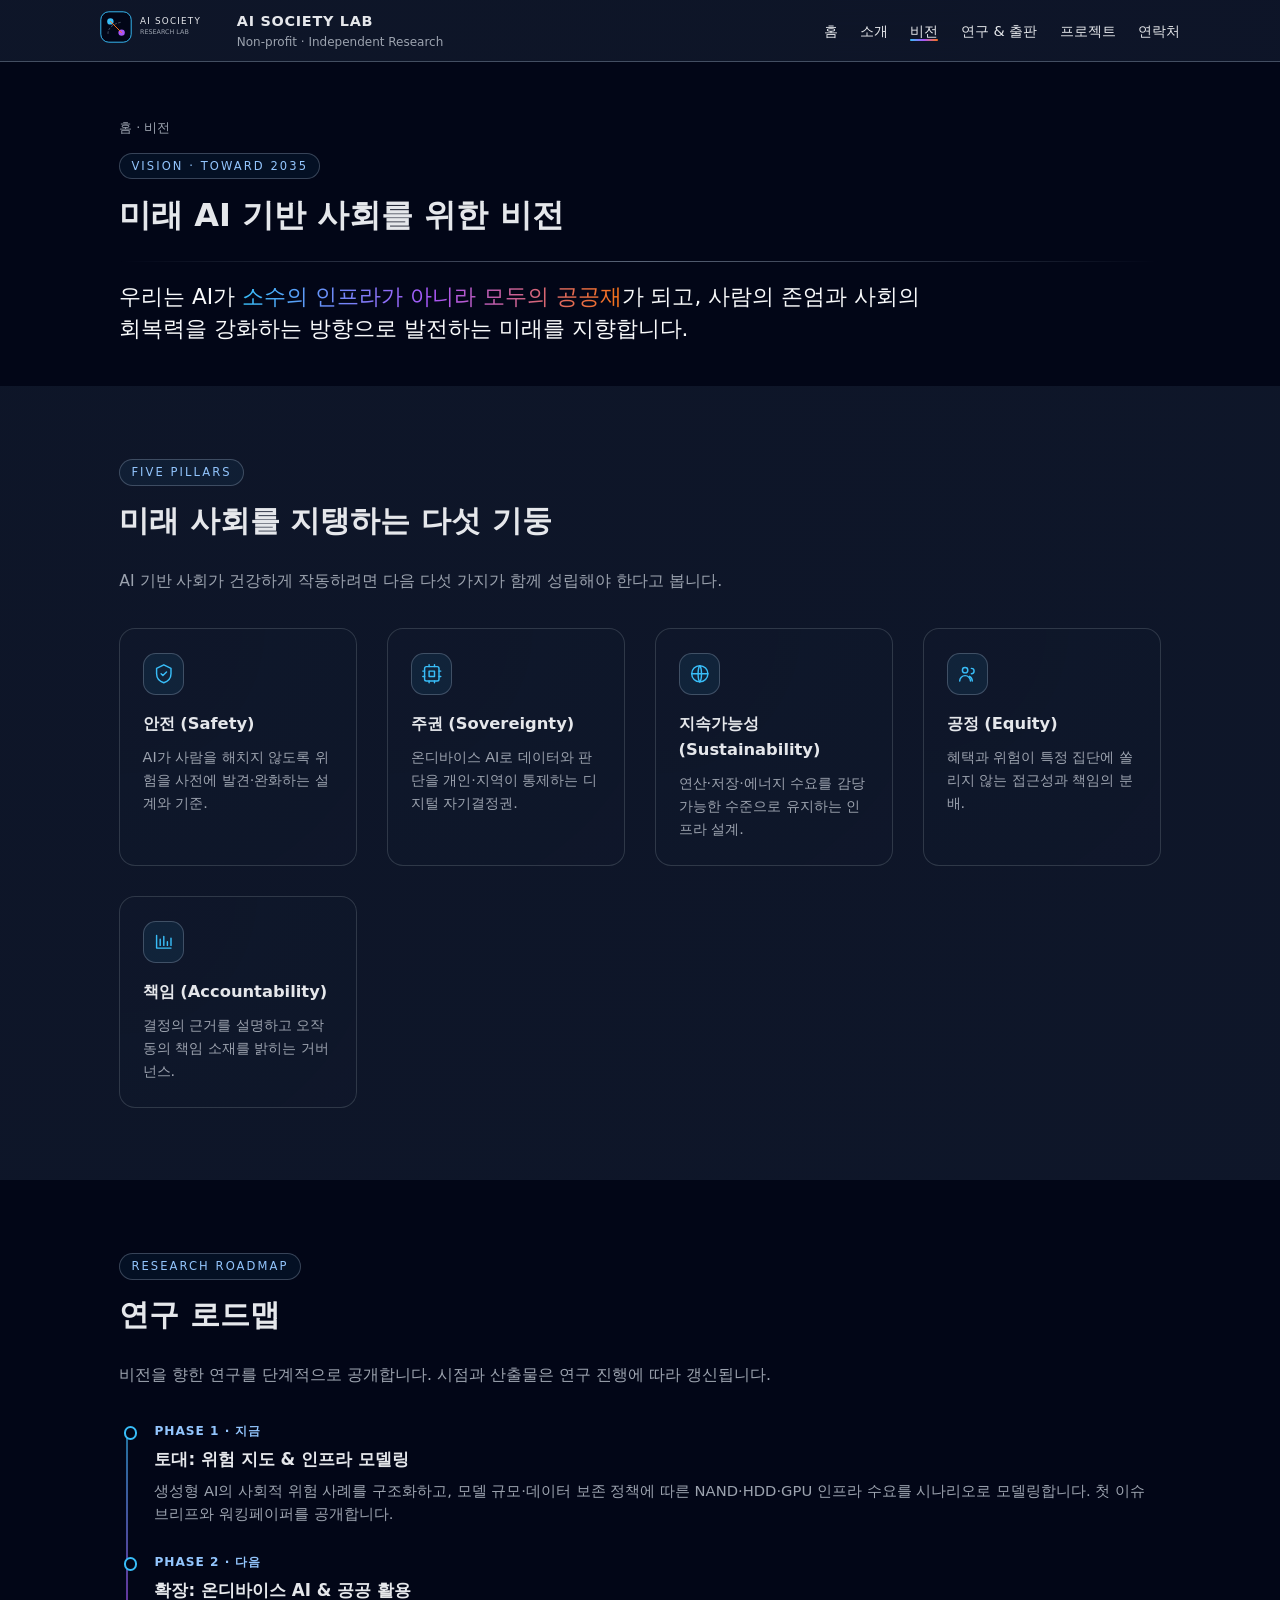
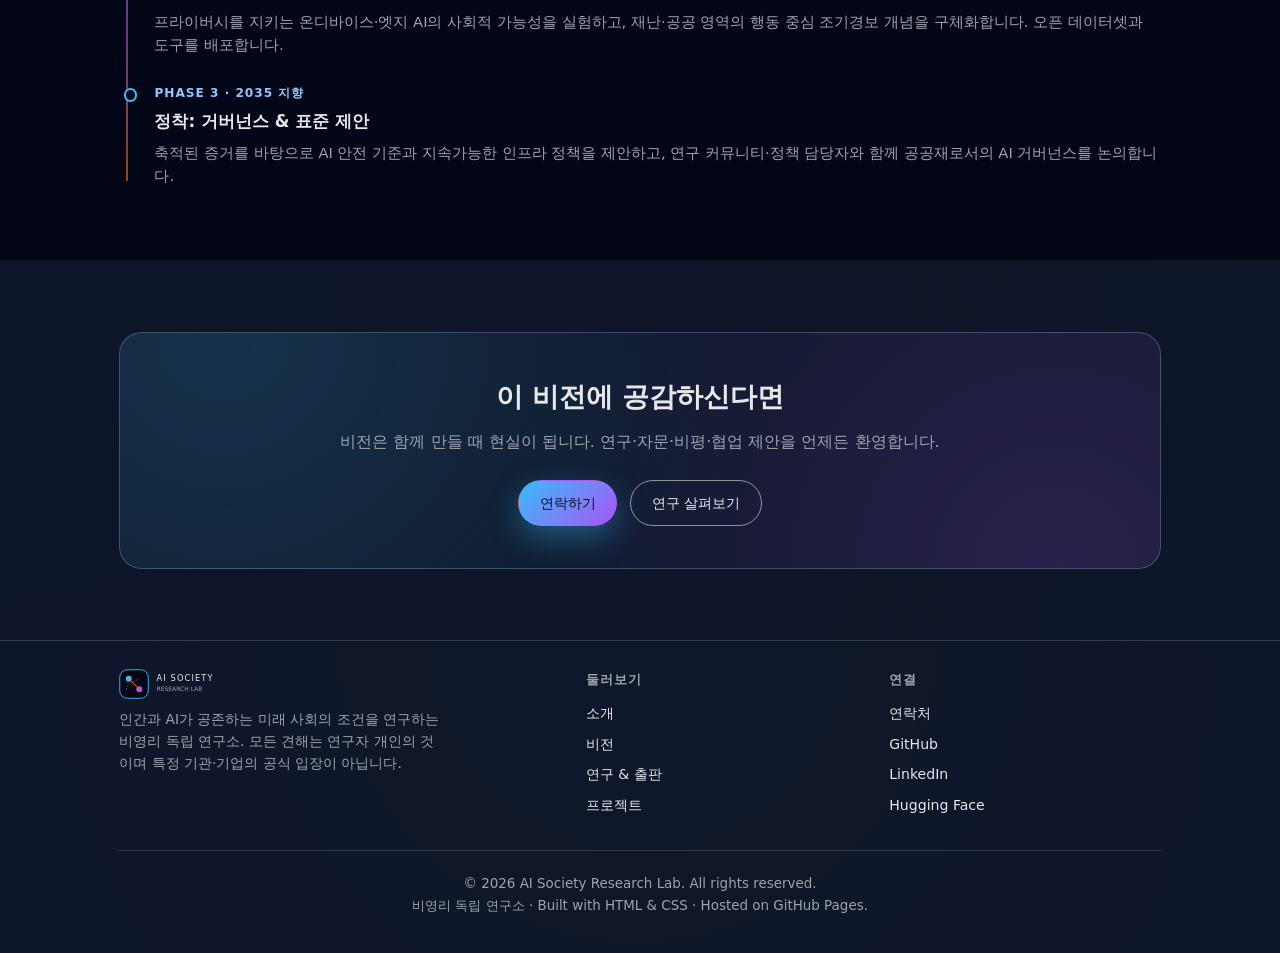
<file: vision.html>
<!DOCTYPE html>
<html lang="ko">
<head>
  <meta charset="UTF-8" />
  <meta name="viewport" content="width=device-width, initial-scale=1.0" />
  <title>비전 · AI Society Research Lab</title>
  <meta name="description" content="인간과 AI가 공존하는 2035년의 사회를 위한 AI Society Research Lab의 비전, 다섯 가지 원칙, 그리고 연구 로드맵." />
  <meta name="theme-color" content="#020617" />
  <link rel="icon" href="assets/favicon.svg" type="image/svg+xml" />
  <meta property="og:type" content="website" />
  <meta property="og:title" content="비전 · AI Society Research Lab" />
  <meta property="og:description" content="인간과 AI가 공존하는 미래 사회를 위한 비전과 로드맵." />
  <meta property="og:url" content="https://leemgs.github.io/ai-society-lab/vision.html" />
  <meta property="og:image" content="https://leemgs.github.io/ai-society-lab/assets/logo.svg" />
  <link rel="stylesheet" href="assets/style.css" />
</head>
<body>
<a class="skip-link" href="#main">본문으로 건너뛰기</a>
<header class="site-header">
  <div class="container nav-container">
    <div class="logo">
      <a href="index.html" aria-label="홈으로 이동">
        <img src="assets/logo.svg" alt="AI Society Research Lab 로고" />
      </a>
      <div class="logo-text">
        <span>AI SOCIETY LAB</span>
        <span>Non-profit · Independent Research</span>
      </div>
    </div>
    <nav class="nav" aria-label="주요 메뉴">
      <button class="nav-toggle" aria-label="메뉴 열기">☰</button>
      <ul class="nav-links">
        <li><a href="index.html">홈</a></li>
        <li><a href="about.html">소개</a></li>
        <li><a href="vision.html" class="active">비전</a></li>
        <li><a href="research.html">연구 &amp; 출판</a></li>
        <li><a href="projects.html">프로젝트</a></li>
        <li><a href="contact.html">연락처</a></li>
      </ul>
    </nav>
  </div>
</header>

<main id="main">
  <section class="page-hero">
    <div class="container section-inner fade-in-up">
      <div class="breadcrumb"><a href="index.html">홈</a> · 비전</div>
      <p class="eyebrow">Vision · Toward 2035</p>
      <h1>미래 AI 기반 사회를 위한 비전</h1>
      <div class="subtle-divider"></div>
      <p class="statement" style="margin-top:1.2rem;">
        우리는 AI가 <span class="hl">소수의 인프라가 아니라 모두의 공공재</span>가 되고,
        사람의 존엄과 사회의 회복력을 강화하는 방향으로 발전하는 미래를 지향합니다.
      </p>
    </div>
  </section>

  <!-- 다섯 기둥 -->
  <section class="section section-alt">
    <div class="container section-inner reveal">
      <p class="eyebrow">Five Pillars</p>
      <h2 class="section-title">미래 사회를 지탱하는 다섯 기둥</h2>
      <p class="section-lead">
        AI 기반 사회가 건강하게 작동하려면 다음 다섯 가지가 함께 성립해야 한다고 봅니다.
      </p>
      <div class="grid four-columns">
        <div class="focus-card">
          <div class="focus-icon" aria-hidden="true">
            <svg viewBox="0 0 24 24"><path d="M12 2 4 6v6c0 5 3.4 8.4 8 10 4.6-1.6 8-5 8-10V6l-8-4Z"/><path d="m9 12 2 2 4-4"/></svg>
          </div>
          <h3>안전 (Safety)</h3>
          <p>AI가 사람을 해치지 않도록 위험을 사전에 발견·완화하는 설계와 기준.</p>
        </div>
        <div class="focus-card">
          <div class="focus-icon" aria-hidden="true">
            <svg viewBox="0 0 24 24"><rect x="4" y="4" width="16" height="16" rx="2"/><path d="M9 9h6v6H9z"/><path d="M9 2v2M15 2v2M9 20v2M15 20v2M2 9h2M2 15h2M20 9h2M20 15h2"/></svg>
          </div>
          <h3>주권 (Sovereignty)</h3>
          <p>온디바이스 AI로 데이터와 판단을 개인·지역이 통제하는 디지털 자기결정권.</p>
        </div>
        <div class="focus-card">
          <div class="focus-icon" aria-hidden="true">
            <svg viewBox="0 0 24 24"><path d="M3 12a9 9 0 1 0 18 0 9 9 0 0 0-18 0Z"/><path d="M3 12h18M12 3c2.5 2.7 2.5 15.3 0 18M12 3c-2.5 2.7-2.5 15.3 0 18"/></svg>
          </div>
          <h3>지속가능성 (Sustainability)</h3>
          <p>연산·저장·에너지 수요를 감당 가능한 수준으로 유지하는 인프라 설계.</p>
        </div>
        <div class="focus-card">
          <div class="focus-icon" aria-hidden="true">
            <svg viewBox="0 0 24 24"><circle cx="9" cy="8" r="3"/><path d="M3 20a6 6 0 0 1 12 0"/><path d="M16 6a3 3 0 0 1 0 6M17 20a6 6 0 0 0-3-5.2"/></svg>
          </div>
          <h3>공정 (Equity)</h3>
          <p>혜택과 위험이 특정 집단에 쏠리지 않는 접근성과 책임의 분배.</p>
        </div>
        <div class="focus-card">
          <div class="focus-icon" aria-hidden="true">
            <svg viewBox="0 0 24 24"><path d="M4 19V5M4 19h16M8 16V9M12 16V6M16 16v-4M20 16V8"/></svg>
          </div>
          <h3>책임 (Accountability)</h3>
          <p>결정의 근거를 설명하고 오작동의 책임 소재를 밝히는 거버넌스.</p>
        </div>
      </div>
    </div>
  </section>

  <!-- 로드맵 -->
  <section class="section">
    <div class="container section-inner reveal">
      <p class="eyebrow">Research Roadmap</p>
      <h2 class="section-title">연구 로드맵</h2>
      <p class="section-lead">
        비전을 향한 연구를 단계적으로 공개합니다. 시점과 산출물은 연구 진행에 따라 갱신됩니다.
      </p>
      <div class="roadmap">
        <div class="road-item">
          <div class="road-when">Phase 1 · 지금</div>
          <h3>토대: 위험 지도 &amp; 인프라 모델링</h3>
          <p>
            생성형 AI의 사회적 위험 사례를 구조화하고, 모델 규모·데이터 보존 정책에 따른
            NAND·HDD·GPU 인프라 수요를 시나리오로 모델링합니다. 첫 이슈 브리프와 워킹페이퍼를 공개합니다.
          </p>
        </div>
        <div class="road-item">
          <div class="road-when">Phase 2 · 다음</div>
          <h3>확장: 온디바이스 AI &amp; 공공 활용</h3>
          <p>
            프라이버시를 지키는 온디바이스·엣지 AI의 사회적 가능성을 실험하고,
            재난·공공 영역의 행동 중심 조기경보 개념을 구체화합니다. 오픈 데이터셋과 도구를 배포합니다.
          </p>
        </div>
        <div class="road-item">
          <div class="road-when">Phase 3 · 2035 지향</div>
          <h3>정착: 거버넌스 &amp; 표준 제안</h3>
          <p>
            축적된 증거를 바탕으로 AI 안전 기준과 지속가능한 인프라 정책을 제안하고,
            연구 커뮤니티·정책 담당자와 함께 공공재로서의 AI 거버넌스를 논의합니다.
          </p>
        </div>
      </div>
    </div>
  </section>

  <!-- CTA -->
  <section class="section section-alt">
    <div class="container section-inner reveal">
      <div class="cta-band">
        <h2>이 비전에 공감하신다면</h2>
        <p>
          비전은 함께 만들 때 현실이 됩니다. 연구·자문·비평·협업 제안을 언제든 환영합니다.
        </p>
        <div class="cta-actions">
          <a href="contact.html" class="btn primary">연락하기</a>
          <a href="research.html" class="btn ghost">연구 살펴보기</a>
        </div>
      </div>
    </div>
  </section>
</main>

<footer class="site-footer">
  <div class="container">
    <div class="footer-grid">
      <div class="footer-brand">
        <div class="logo">
          <img src="assets/logo.svg" alt="AI Society Research Lab 로고" style="height:30px;" />
        </div>
        <p>
          인간과 AI가 공존하는 미래 사회의 조건을 연구하는 비영리 독립 연구소.
          모든 견해는 연구자 개인의 것이며 특정 기관·기업의 공식 입장이 아닙니다.
        </p>
      </div>
      <div>
        <h4>둘러보기</h4>
        <a href="about.html">소개</a>
        <a href="vision.html">비전</a>
        <a href="research.html">연구 &amp; 출판</a>
        <a href="projects.html">프로젝트</a>
      </div>
      <div>
        <h4>연결</h4>
        <a href="contact.html">연락처</a>
        <a href="https://github.com/leemgs" target="_blank" rel="noopener">GitHub</a>
        <a href="https://www.linkedin.com/in/leemgs/" target="_blank" rel="noopener">LinkedIn</a>
        <a href="https://huggingface.co/leemgs" target="_blank" rel="noopener">Hugging Face</a>
      </div>
    </div>
    <div class="footer-inner">
      <p>© <span id="year"></span> AI Society Research Lab. All rights reserved.</p>
      <p class="small">비영리 독립 연구소 · Built with HTML &amp; CSS · Hosted on GitHub Pages.</p>
    </div>
  </div>
</footer>

<button class="to-top" aria-label="맨 위로 이동">↑</button>
<script src="assets/main.js" defer></script>
</body>
</html>
</file>
<file: assets/style.css>
/* ===== 기본 리셋 ===== */
*,
*::before,
*::after {
  box-sizing: border-box;
  margin: 0;
  padding: 0;
}

html {
  scroll-behavior: smooth;
}

body {
  font-family: system-ui, -apple-system, BlinkMacSystemFont, "Segoe UI",
    sans-serif;
  line-height: 1.6;
  color: #e5e7eb;
  background: radial-gradient(circle at top left, #020617 0, #020617 35%, #020617 100%);
}

/* ===== 공통 레이아웃 ===== */
.container {
  width: 100%;
  max-width: 1080px;
  margin: 0 auto;
  padding: 0 1.2rem;
}

main {
  min-height: calc(100vh - 160px);
}

.section {
  padding: 4.5rem 0;
}

.section-alt {
  background: radial-gradient(circle at top left, rgba(15, 23, 42, 0.9), rgba(15, 23, 42, 0.95));
}

.section-inner {
  position: relative;
}

.section-title {
  font-size: 1.9rem;
  margin-bottom: 1.4rem;
  color: #e5e7eb;
}

.section-lead {
  max-width: 720px;
  margin-bottom: 2.2rem;
  color: #9ca3af;
  font-size: 0.98rem;
}

/* ===== 헤더 & 네비게이션 ===== */
.site-header {
  position: sticky;
  top: 0;
  z-index: 100;
  backdrop-filter: blur(18px);
  background: linear-gradient(to right, rgba(15, 23, 42, 0.94), rgba(15, 23, 42, 0.9));
  border-bottom: 1px solid rgba(148, 163, 184, 0.4);
}

.nav-container {
  display: flex;
  align-items: center;
  justify-content: space-between;
  padding: 0.6rem 0;
}

.logo {
  display: flex;
  align-items: center;
  gap: 0.55rem;
}

.logo img {
  height: 32px;
  width: auto;
}

.logo-text {
  display: flex;
  flex-direction: column;
}

.logo-text span:first-child {
  font-weight: 700;
  font-size: 0.9rem;
  letter-spacing: 0.05em;
  text-transform: uppercase;
  color: #e5e7eb;
}

.logo-text span:last-child {
  font-size: 0.75rem;
  color: #9ca3af;
}

.nav {
  position: relative;
}

.nav-links {
  list-style: none;
  display: flex;
  gap: 1.4rem;
}

.nav-links a {
  text-decoration: none;
  font-size: 0.9rem;
  color: #e5e7eb;
  position: relative;
  padding-bottom: 0.1rem;
}

.nav-links a::after {
  content: "";
  position: absolute;
  left: 0;
  bottom: 0;
  width: 0%;
  height: 2px;
  border-radius: 999px;
  background: linear-gradient(90deg, #38bdf8, #a855f7, #f97316);
  transition: width 0.25s ease-out;
}

.nav-links a:hover::after {
  width: 100%;
}

.nav-links a.active::after {
  width: 100%;
}

.nav-toggle {
  display: none;
  border: none;
  background: transparent;
  font-size: 1.5rem;
  color: #e5e7eb;
}

/* ===== Hero (index 전용 느낌) ===== */
.hero {
  position: relative;
  padding: 5rem 0 4.2rem;
  overflow: hidden;
  color: #f9fafb;
}

.hero-bg {
  position: absolute;
  inset: 0;
  background:
    radial-gradient(circle at 0% 0%, rgba(59, 130, 246, 0.25), transparent 55%),
    radial-gradient(circle at 100% 0%, rgba(236, 72, 153, 0.25), transparent 55%),
    radial-gradient(circle at 50% 110%, rgba(34, 197, 94, 0.2), transparent 55%);
  opacity: 0.85;
  filter: blur(2px);
  animation: glowShift 16s ease-in-out infinite alternate;
  z-index: -2;
}

@keyframes glowShift {
  0% {
    transform: translate3d(0, 0, 0) scale(1);
  }
  50% {
    transform: translate3d(-10px, 10px, 0) scale(1.03);
  }
  100% {
    transform: translate3d(10px, -10px, 0) scale(1.05);
  }
}

.hero-inner {
  display: grid;
  gap: 2.8rem;
  grid-template-columns: minmax(0, 2fr) minmax(0, 1.3fr);
  align-items: center;
}

.hero-kicker {
  font-size: 0.78rem;
  text-transform: uppercase;
  letter-spacing: 0.16em;
  color: #a5b4fc;
  margin-bottom: 0.6rem;
}

.hero-text h1 {
  font-size: 2.4rem;
  line-height: 1.25;
  margin-bottom: 1rem;
}

.hero-subtitle {
  color: #e5e7eb;
  margin-bottom: 1.7rem;
  font-size: 0.98rem;
}

.hero-actions {
  display: flex;
  flex-wrap: wrap;
  gap: 0.8rem;
  margin-bottom: 1.1rem;
}

.hero-meta {
  display: flex;
  flex-wrap: wrap;
  gap: 0.5rem;
}

.pill {
  display: inline-flex;
  align-items: center;
  padding: 0.2rem 0.7rem;
  border-radius: 999px;
  border: 1px solid rgba(148, 163, 184, 0.6);
  font-size: 0.76rem;
  color: #e5e7eb;
  background: radial-gradient(circle at top left, rgba(15, 23, 42, 0.85), rgba(15, 23, 42, 0.9));
}

/* Hero 오른쪽 카드 */
.hero-panel {
  display: flex;
  flex-direction: column;
  justify-content: flex-end;
  gap: 1rem;
}

.hero-visual {
  position: relative;
  max-width: 430px;
  padding: 0.55rem;
  border: 1px solid rgba(255, 255, 255, 0.42);
  border-radius: 1.65rem;
  background: rgba(255, 255, 255, 0.12);
  box-shadow: 0 24px 70px rgba(2, 6, 23, 0.5);
  transform: rotate(1.5deg);
}

.hero-visual img {
  display: block;
  width: 100%;
  border-radius: 1.25rem;
}

.hero-visual figcaption {
  padding: 0.55rem 0.55rem 0.2rem;
  color: #dbeafe;
  font-size: 0.76rem;
  text-align: center;
}

.hero-card {
  background: radial-gradient(circle at top left, #111827, #020617);
  border-radius: 1.3rem;
  padding: 1.6rem 1.5rem;
  box-shadow: 0 24px 60px rgba(15, 23, 42, 0.7);
  border: 1px solid rgba(148, 163, 184, 0.65);
  max-width: 430px;
}

.hero-card h2 {
  font-size: 1.05rem;
  margin-bottom: 1rem;
}

.brief-list {
  list-style: none;
  margin-bottom: 1rem;
}

.brief-list li {
  margin-bottom: 0.9rem;
}

.tag {
  display: inline-block;
  font-size: 0.72rem;
  padding: 0.25rem 0.6rem;
  border-radius: 999px;
  background: rgba(59, 130, 246, 0.1);
  color: #bfdbfe;
  margin-bottom: 0.25rem;
}

.hero-note {
  font-size: 0.8rem;
  color: #9ca3af;
}

/* Scroll indicator */
.scroll-indicator {
  position: absolute;
  bottom: 1.4rem;
  left: 50%;
  transform: translateX(-50%);
  display: flex;
  flex-direction: column;
  align-items: center;
  gap: 0.3rem;
  font-size: 0.7rem;
  color: #9ca3af;
}

.scroll-dot {
  width: 0.35rem;
  height: 0.9rem;
  border-radius: 999px;
  border: 1px solid rgba(148, 163, 184, 0.7);
  position: relative;
  overflow: hidden;
}

.scroll-dot::after {
  content: "";
  position: absolute;
  top: -30%;
  left: 50%;
  transform: translateX(-50%);
  width: 0.13rem;
  height: 0.3rem;
  border-radius: 999px;
  background: rgba(148, 163, 184, 0.9);
  animation: scrollDot 1.6s ease-in-out infinite;
}

@keyframes scrollDot {
  0% {
    top: -30%;
  }
  50% {
    top: 40%;
  }
  100% {
    top: -30%;
  }
}

.scroll-text {
  letter-spacing: 0.16em;
  text-transform: uppercase;
}

/* ===== 버튼 ===== */
.btn {
  display: inline-flex;
  align-items: center;
  justify-content: center;
  padding: 0.65rem 1.3rem;
  border-radius: 999px;
  font-size: 0.9rem;
  border: 1px solid transparent;
  cursor: pointer;
  text-decoration: none;
  transition: transform 0.16s ease, box-shadow 0.16s ease, background 0.16s ease, border-color 0.16s ease, color 0.16s ease;
}

.btn.primary {
  background: linear-gradient(135deg, #38bdf8, #a855f7, #f97316);
  background-size: 200% 200%;
  color: #0b1120;
  box-shadow: 0 12px 30px rgba(56, 189, 248, 0.35);
  animation: gradientShift 10s ease infinite;
}

.btn.primary:hover {
  transform: translateY(-1px);
  box-shadow: 0 18px 40px rgba(56, 189, 248, 0.5);
}

.btn.ghost {
  background-color: transparent;
  color: #e5e7eb;
  border-color: rgba(156, 163, 175, 0.9);
}

.btn.ghost:hover {
  background-color: rgba(15, 23, 42, 0.7);
  transform: translateY(-1px);
}

@keyframes gradientShift {
  0% { background-position: 0% 50%; }
  50% { background-position: 100% 50%; }
  100% { background-position: 0% 50%; }
}

/* ===== 카드 & 그리드 ===== */
.grid {
  display: grid;
  gap: 1.9rem;
}

.two-columns {
  grid-template-columns: repeat(2, minmax(0, 1fr));
}

.three-columns {
  grid-template-columns: repeat(3, minmax(0, 1fr));
}

.card {
  background: radial-gradient(circle at top left, rgba(15, 23, 42, 0.98), rgba(15, 23, 42, 0.94));
  border-radius: 1rem;
  padding: 1.5rem 1.6rem;
  border: 1px solid rgba(55, 65, 81, 0.8);
  color: #e5e7eb;
  position: relative;
  overflow: hidden;
}

.card.soft {
  border-color: rgba(55, 65, 81, 0.6);
}

.card h3 {
  margin-bottom: 0.8rem;
}

.card-illustration {
  display: block;
  width: calc(100% + 1rem);
  height: 164px;
  margin: -1rem -0.5rem 1.2rem;
  border-radius: 0.8rem;
  object-fit: cover;
  box-shadow: 0 12px 28px rgba(2, 6, 23, 0.32);
  transition: transform 0.35s ease;
}

.card:hover .card-illustration {
  transform: scale(1.025);
}

.card p {
  font-size: 0.94rem;
  color: #d1d5db;
}

.card-meta {
  margin-top: 0.9rem;
  font-size: 0.8rem;
  color: #9ca3af;
}

.card-badge {
  position: absolute;
  top: 0.9rem;
  right: 1rem;
  font-size: 0.75rem;
  color: #9ca3af;
}

.hover-raise {
  transition: transform 0.18s ease, box-shadow 0.18s ease, border-color 0.18s ease, background 0.18s ease;
}

.hover-raise::before {
  content: "";
  position: absolute;
  inset: -1px;
  border-radius: inherit;
  background: radial-gradient(circle at top left, rgba(56, 189, 248, 0.16), transparent 55%);
  opacity: 0;
  transition: opacity 0.2s ease-out;
  z-index: -1;
}

.hover-raise:hover {
  transform: translateY(-4px);
  box-shadow: 0 22px 45px rgba(15, 23, 42, 0.8);
  border-color: rgba(129, 140, 248, 0.9);
}

.hover-raise:hover::before {
  opacity: 1;
}

/* ===== 리스트 ===== */
.check-list,
.bullet-list,
.contact-list {
  list-style: none;
  margin-top: 0.5rem;
}

.check-list li::before {
  content: "✔ ";
  color: #4ade80;
}

.check-list li,
.bullet-list li,
.contact-list li {
  margin-bottom: 0.4rem;
  font-size: 0.94rem;
  color: #e5e7eb;
}

.bullet-list li::before {
  content: "• ";
  color: #9ca3af;
}

.contact-list strong {
  display: inline-block;
  width: 5.4rem;
}

.small {
  font-size: 0.8rem;
  color: #9ca3af;
}

/* ===== Publications ===== */
.pub-list {
  display: flex;
  flex-direction: column;
  gap: 1.6rem;
}

.pub-item {
  background: radial-gradient(circle at top left, rgba(15, 23, 42, 0.98), rgba(15, 23, 42, 0.96));
  border-radius: 1rem;
  padding: 1.5rem 1.6rem;
  border: 1px solid rgba(55, 65, 81, 0.85);
  position: relative;
}

.pub-header {
  display: flex;
  justify-content: space-between;
  align-items: center;
  margin-bottom: 0.4rem;
}

.pub-meta {
  display: flex;
  gap: 0.6rem;
  font-size: 0.78rem;
  color: #9ca3af;
}

.pub-year {
  font-weight: 600;
}

.pub-type {
  padding: 0.12rem 0.55rem;
  border-radius: 999px;
  background-color: rgba(31, 41, 55, 0.9);
}

.pub-status {
  font-size: 0.74rem;
  padding: 0.18rem 0.5rem;
  border-radius: 999px;
  border: 1px solid transparent;
}

.status-planned {
  border-color: rgba(251, 191, 36, 0.8);
  color: #facc15;
}

.status-draft {
  border-color: rgba(96, 165, 250, 0.9);
  color: #93c5fd;
}

.status-published {
  border-color: rgba(52, 211, 153, 0.9);
  color: #6ee7b7;
}

.pub-title {
  font-size: 1.05rem;
  margin-bottom: 0.45rem;
  color: #f9fafb;
}

.pub-abstract {
  font-size: 0.93rem;
  color: #d1d5db;
  margin-bottom: 0.6rem;
}

.pub-link {
  font-size: 0.9rem;
  text-decoration: none;
  color: #93c5fd;
}

.pub-link:hover {
  text-decoration: underline;
}

/* ===== 푸터 ===== */
.site-footer {
  border-top: 1px solid rgba(55, 65, 81, 0.9);
  padding: 1.7rem 0 2.3rem;
  background: radial-gradient(circle at top, rgba(15, 23, 42, 1), rgba(15, 23, 42, 0.95));
}

.footer-inner {
  text-align: center;
}

.footer-inner p {
  font-size: 0.84rem;
  color: #9ca3af;
}

/* ===== 애니메이션 유틸 ===== */
.fade-in-up {
  opacity: 0;
  transform: translateY(12px);
  animation: fadeInUp 0.7s ease-out forwards;
}

.float-up {
  animation: floatUp 0.75s ease-out 0.15s forwards;
  opacity: 0;
  transform: translateY(16px);
}

.delay-1 {
  animation-delay: 0.15s;
}

.delay-2 {
  animation-delay: 0.3s;
}

@keyframes fadeInUp {
  to {
    opacity: 1;
    transform: translateY(0);
  }
}

@keyframes floatUp {
  to {
    opacity: 1;
    transform: translateY(0);
  }
}

/* ===== 반응형 ===== */
@media (max-width: 900px) {
  .hero-inner {
    grid-template-columns: minmax(0, 1fr);
  }

  .hero-panel {
    justify-content: flex-start;
  }

  .hero-visual,
  .hero-card {
    max-width: 620px;
  }

  .two-columns,
  .three-columns {
    grid-template-columns: minmax(0, 1fr);
  }

  .hero {
    padding-top: 4.2rem;
  }
}

@media (max-width: 720px) {
  .nav-links {
    position: absolute;
    right: 0;
    top: 2.8rem;
    flex-direction: column;
    gap: 0;
    background-color: #020617;
    border-radius: 0.85rem;
    box-shadow: 0 20px 40px rgba(15, 23, 42, 0.95);
    padding: 0.55rem 0;
    min-width: 10.5rem;
    display: none;
  }

  .nav-links.nav-open {
    display: flex;
  }

  .nav-links li {
    padding: 0.35rem 1rem;
  }

  .nav-toggle {
    display: inline-block;
  }

  .hero-text h1 {
    font-size: 2rem;
  }

  .section {
    padding: 3.4rem 0;
  }

  .scroll-indicator {
    bottom: 1rem;
  }
}

/* 공통 내부 페이지 스타일 */
.page-hero {
  padding: 3.5rem 0 2.5rem;
}

.breadcrumb {
  font-size: 0.8rem;
  color: #9ca3af;
  margin-bottom: 0.8rem;
}

.breadcrumb a {
  color: #9ca3af;
  text-decoration: none;
}

.breadcrumb a:hover {
  text-decoration: underline;
}

.page-hero h1 {
  font-size: 2rem;
  margin-bottom: 0.4rem;
}

.subtle-divider {
  height: 1px;
  background: linear-gradient(to right, transparent, rgba(148, 163, 184, 0.6), transparent);
  margin: 1.2rem 0 0.4rem;
}

/* =====================================================================
   확장 컴포넌트 (2026 리뉴얼)
   Future-AI-society redesign: shared tokens & new components
   ===================================================================== */

:root {
  --bg: #020617;
  --panel: #0f172a;
  --panel-2: #111827;
  --line: rgba(55, 65, 81, 0.8);
  --line-soft: rgba(148, 163, 184, 0.35);
  --text: #e5e7eb;
  --text-dim: #9ca3af;
  --text-bright: #f9fafb;
  --cyan: #38bdf8;
  --purple: #a855f7;
  --orange: #f97316;
  --green: #4ade80;
  --blue: #93c5fd;
  --grad: linear-gradient(90deg, #38bdf8, #a855f7, #f97316);
}

/* ----- 접근성: 건너뛰기 링크 & 포커스 ----- */
.skip-link {
  position: absolute;
  left: 0.8rem;
  top: -3rem;
  z-index: 200;
  padding: 0.5rem 0.9rem;
  border-radius: 0.6rem;
  background: var(--cyan);
  color: #041016;
  font-size: 0.85rem;
  font-weight: 600;
  text-decoration: none;
  transition: top 0.2s ease;
}
.skip-link:focus {
  top: 0.8rem;
}

a:focus-visible,
button:focus-visible,
.btn:focus-visible {
  outline: 2px solid var(--cyan);
  outline-offset: 2px;
  border-radius: 6px;
}

/* ----- 섹션 아이브로우(eyebrow) ----- */
.eyebrow {
  display: inline-block;
  font-size: 0.72rem;
  letter-spacing: 0.18em;
  text-transform: uppercase;
  color: var(--blue);
  margin-bottom: 0.7rem;
  padding: 0.2rem 0.7rem;
  border: 1px solid var(--line-soft);
  border-radius: 999px;
  background: rgba(56, 189, 248, 0.06);
}

/* ----- 배지 줄 ----- */
.badge-row {
  display: flex;
  flex-wrap: wrap;
  gap: 0.5rem;
  margin-top: 1.4rem;
}
.badge {
  display: inline-flex;
  align-items: center;
  gap: 0.4rem;
  font-size: 0.78rem;
  color: var(--text);
  padding: 0.3rem 0.75rem;
  border-radius: 999px;
  border: 1px solid var(--line-soft);
  background: rgba(15, 23, 42, 0.6);
}
.badge .dot {
  width: 0.5rem;
  height: 0.5rem;
  border-radius: 999px;
  background: var(--grad);
}

/* ----- 포커스 영역(아이콘) 그리드 ----- */
.four-columns {
  grid-template-columns: repeat(4, minmax(0, 1fr));
}

.focus-card {
  background: radial-gradient(circle at top left, rgba(15, 23, 42, 0.98), rgba(15, 23, 42, 0.92));
  border: 1px solid var(--line);
  border-radius: 1rem;
  padding: 1.5rem 1.4rem;
  position: relative;
  overflow: hidden;
}
.focus-icon {
  width: 2.6rem;
  height: 2.6rem;
  display: grid;
  place-items: center;
  border-radius: 0.8rem;
  margin-bottom: 1rem;
  border: 1px solid var(--line-soft);
  background: rgba(56, 189, 248, 0.08);
}
.focus-icon svg {
  width: 1.35rem;
  height: 1.35rem;
  stroke: var(--cyan);
  fill: none;
  stroke-width: 1.6;
  stroke-linecap: round;
  stroke-linejoin: round;
}
.focus-card h3 {
  font-size: 1.02rem;
  margin-bottom: 0.55rem;
}
.focus-card p {
  font-size: 0.9rem;
  color: var(--text-dim);
}

/* ----- 통계 밴드 ----- */
.stats {
  display: grid;
  grid-template-columns: repeat(4, minmax(0, 1fr));
  gap: 1.2rem;
}
.stat {
  text-align: center;
  padding: 1.4rem 1rem;
  border: 1px solid var(--line);
  border-radius: 1rem;
  background: rgba(15, 23, 42, 0.55);
}
.stat .num {
  font-size: 1.9rem;
  font-weight: 700;
  background: var(--grad);
  -webkit-background-clip: text;
  background-clip: text;
  -webkit-text-fill-color: transparent;
  line-height: 1.1;
}
.stat .label {
  margin-top: 0.4rem;
  font-size: 0.82rem;
  color: var(--text-dim);
}

/* ----- 창립자 카드 ----- */
.founder {
  display: grid;
  grid-template-columns: minmax(0, 1.1fr) minmax(0, 1.9fr);
  gap: 2rem;
  align-items: stretch;
}
.founder-media {
  border-radius: 1.2rem;
  border: 1px solid var(--line);
  background:
    radial-gradient(circle at 25% 20%, rgba(56, 189, 248, 0.22), transparent 55%),
    radial-gradient(circle at 80% 90%, rgba(168, 85, 247, 0.22), transparent 55%),
    var(--panel-2);
  padding: 2rem 1.6rem;
  display: flex;
  flex-direction: column;
  justify-content: center;
  gap: 0.35rem;
}
.founder-avatar {
  width: 4.2rem;
  height: 4.2rem;
  border-radius: 999px;
  display: grid;
  place-items: center;
  font-size: 1.5rem;
  font-weight: 700;
  color: #041016;
  background: var(--grad);
  margin-bottom: 0.7rem;
}
.founder-media .fname {
  font-size: 1.25rem;
  font-weight: 700;
  color: var(--text-bright);
}
.founder-media .frole {
  font-size: 0.88rem;
  color: var(--blue);
}
.founder-media .faffil {
  font-size: 0.82rem;
  color: var(--text-dim);
}
.founder-links {
  display: flex;
  flex-wrap: wrap;
  gap: 0.5rem;
  margin-top: 1rem;
}
.founder-links a {
  font-size: 0.78rem;
  color: var(--text);
  text-decoration: none;
  padding: 0.3rem 0.7rem;
  border-radius: 999px;
  border: 1px solid var(--line-soft);
  transition: border-color 0.18s ease, transform 0.18s ease;
}
.founder-links a:hover {
  border-color: var(--cyan);
  transform: translateY(-1px);
}
.founder-body {
  display: flex;
  flex-direction: column;
  justify-content: center;
}

/* ----- 비전 로드맵(타임라인) ----- */
.roadmap {
  position: relative;
  margin-top: 1rem;
  padding-left: 1.6rem;
}
.roadmap::before {
  content: "";
  position: absolute;
  left: 0.45rem;
  top: 0.4rem;
  bottom: 0.4rem;
  width: 2px;
  background: linear-gradient(to bottom, var(--cyan), var(--purple), var(--orange));
  opacity: 0.6;
}
.road-item {
  position: relative;
  padding: 0 0 1.7rem 0.6rem;
}
.road-item::before {
  content: "";
  position: absolute;
  left: -1.32rem;
  top: 0.25rem;
  width: 0.85rem;
  height: 0.85rem;
  border-radius: 999px;
  background: var(--bg);
  border: 2px solid var(--cyan);
}
.road-item:last-child {
  padding-bottom: 0;
}
.road-when {
  font-size: 0.76rem;
  letter-spacing: 0.08em;
  text-transform: uppercase;
  color: var(--blue);
  font-weight: 600;
}
.road-item h3 {
  font-size: 1.05rem;
  margin: 0.25rem 0 0.4rem;
}
.road-item p {
  font-size: 0.92rem;
  color: var(--text-dim);
}

/* ----- 원칙(번호) 리스트 ----- */
.principles {
  counter-reset: prin;
  display: grid;
  gap: 1.1rem;
}
.principle {
  display: flex;
  gap: 1rem;
  align-items: flex-start;
}
.principle::before {
  counter-increment: prin;
  content: counter(prin, decimal-leading-zero);
  flex: none;
  font-size: 0.85rem;
  font-weight: 700;
  color: var(--cyan);
  border: 1px solid var(--line-soft);
  border-radius: 0.6rem;
  padding: 0.35rem 0.55rem;
  background: rgba(56, 189, 248, 0.06);
}
.principle h3 {
  font-size: 0.98rem;
  margin-bottom: 0.2rem;
}
.principle p {
  font-size: 0.9rem;
  color: var(--text-dim);
}

/* ----- CTA 밴드 ----- */
.cta-band {
  border-radius: 1.4rem;
  border: 1px solid var(--line-soft);
  padding: 2.6rem 2rem;
  text-align: center;
  background:
    radial-gradient(circle at 10% 0%, rgba(56, 189, 248, 0.16), transparent 55%),
    radial-gradient(circle at 90% 100%, rgba(168, 85, 247, 0.16), transparent 55%),
    var(--panel);
}
.cta-band h2 {
  font-size: 1.7rem;
  margin-bottom: 0.7rem;
}
.cta-band p {
  color: var(--text-dim);
  max-width: 640px;
  margin: 0 auto 1.6rem;
}
.cta-actions {
  display: flex;
  gap: 0.8rem;
  justify-content: center;
  flex-wrap: wrap;
}

/* ----- 인용/미션 강조 ----- */
.statement {
  font-size: 1.35rem;
  line-height: 1.5;
  font-weight: 500;
  color: var(--text-bright);
  max-width: 820px;
}
.statement .hl {
  background: var(--grad);
  -webkit-background-clip: text;
  background-clip: text;
  -webkit-text-fill-color: transparent;
}

/* ----- 태그 그룹 ----- */
.tag-group {
  display: flex;
  flex-wrap: wrap;
  gap: 0.45rem;
  margin-top: 0.9rem;
}
.tag-group .chip {
  font-size: 0.76rem;
  color: var(--text);
  padding: 0.24rem 0.65rem;
  border-radius: 999px;
  border: 1px solid var(--line-soft);
  background: rgba(15, 23, 42, 0.5);
}

/* ----- 푸터(다단) ----- */
.footer-grid {
  display: grid;
  grid-template-columns: minmax(0, 1.6fr) repeat(2, minmax(0, 1fr));
  gap: 2rem;
  text-align: left;
  padding-bottom: 1.6rem;
  border-bottom: 1px solid var(--line);
  margin-bottom: 1.4rem;
}
.footer-grid h4 {
  font-size: 0.82rem;
  text-transform: uppercase;
  letter-spacing: 0.08em;
  color: var(--text-dim);
  margin-bottom: 0.8rem;
}
.footer-grid a {
  display: block;
  font-size: 0.88rem;
  color: var(--text);
  text-decoration: none;
  margin-bottom: 0.5rem;
}
.footer-grid a:hover {
  color: var(--cyan);
}
.footer-brand p {
  font-size: 0.86rem;
  color: var(--text-dim);
  max-width: 320px;
  margin-top: 0.6rem;
}

/* ----- 맨 위로 버튼 ----- */
.to-top {
  position: fixed;
  right: 1.1rem;
  bottom: 1.1rem;
  z-index: 90;
  width: 2.7rem;
  height: 2.7rem;
  border-radius: 999px;
  border: 1px solid var(--line-soft);
  background: rgba(15, 23, 42, 0.85);
  color: var(--text);
  font-size: 1.1rem;
  cursor: pointer;
  display: grid;
  place-items: center;
  opacity: 0;
  transform: translateY(10px);
  pointer-events: none;
  transition: opacity 0.25s ease, transform 0.25s ease, border-color 0.2s ease;
  backdrop-filter: blur(8px);
}
.to-top.show {
  opacity: 1;
  transform: translateY(0);
  pointer-events: auto;
}
.to-top:hover {
  border-color: var(--cyan);
}

/* ----- 스크롤 등장 애니메이션 ----- */
.reveal {
  opacity: 0;
  transform: translateY(20px);
  transition: opacity 0.6s ease-out, transform 0.6s ease-out;
  will-change: opacity, transform;
}
.reveal.is-visible {
  opacity: 1;
  transform: translateY(0);
}

/* ----- 반응형 ----- */
@media (max-width: 900px) {
  .four-columns {
    grid-template-columns: repeat(2, minmax(0, 1fr));
  }
  .stats {
    grid-template-columns: repeat(2, minmax(0, 1fr));
  }
  .founder {
    grid-template-columns: minmax(0, 1fr);
  }
  .footer-grid {
    grid-template-columns: minmax(0, 1fr);
    gap: 1.4rem;
  }
}

@media (max-width: 560px) {
  .four-columns {
    grid-template-columns: minmax(0, 1fr);
  }
  .statement {
    font-size: 1.12rem;
  }
  .cta-band h2 {
    font-size: 1.35rem;
  }
}

/* ----- 모션 최소화 선호 ----- */
@media (prefers-reduced-motion: reduce) {
  *,
  *::before,
  *::after {
    animation-duration: 0.001ms !important;
    animation-iteration-count: 1 !important;
    transition-duration: 0.001ms !important;
    scroll-behavior: auto !important;
  }
  .reveal {
    opacity: 1;
    transform: none;
  }
  .hero-bg {
    animation: none;
  }
}
</file>
